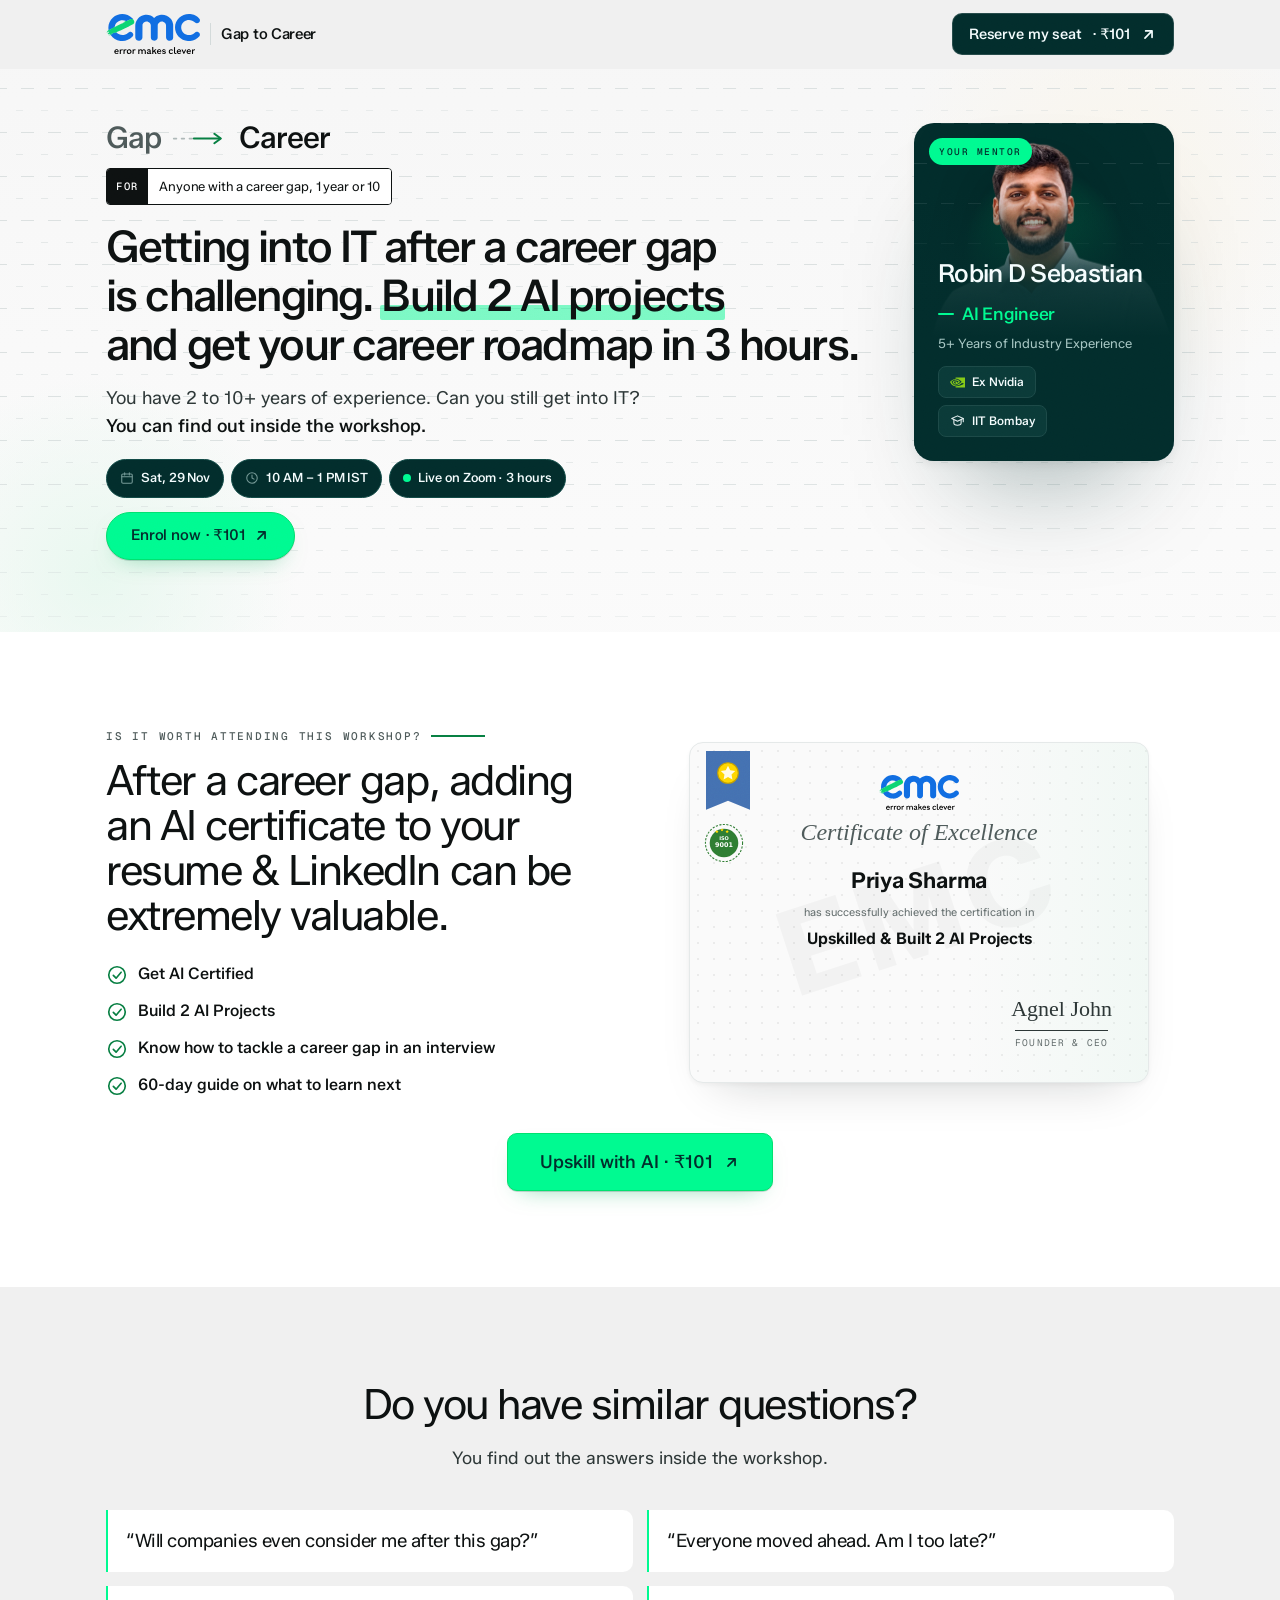
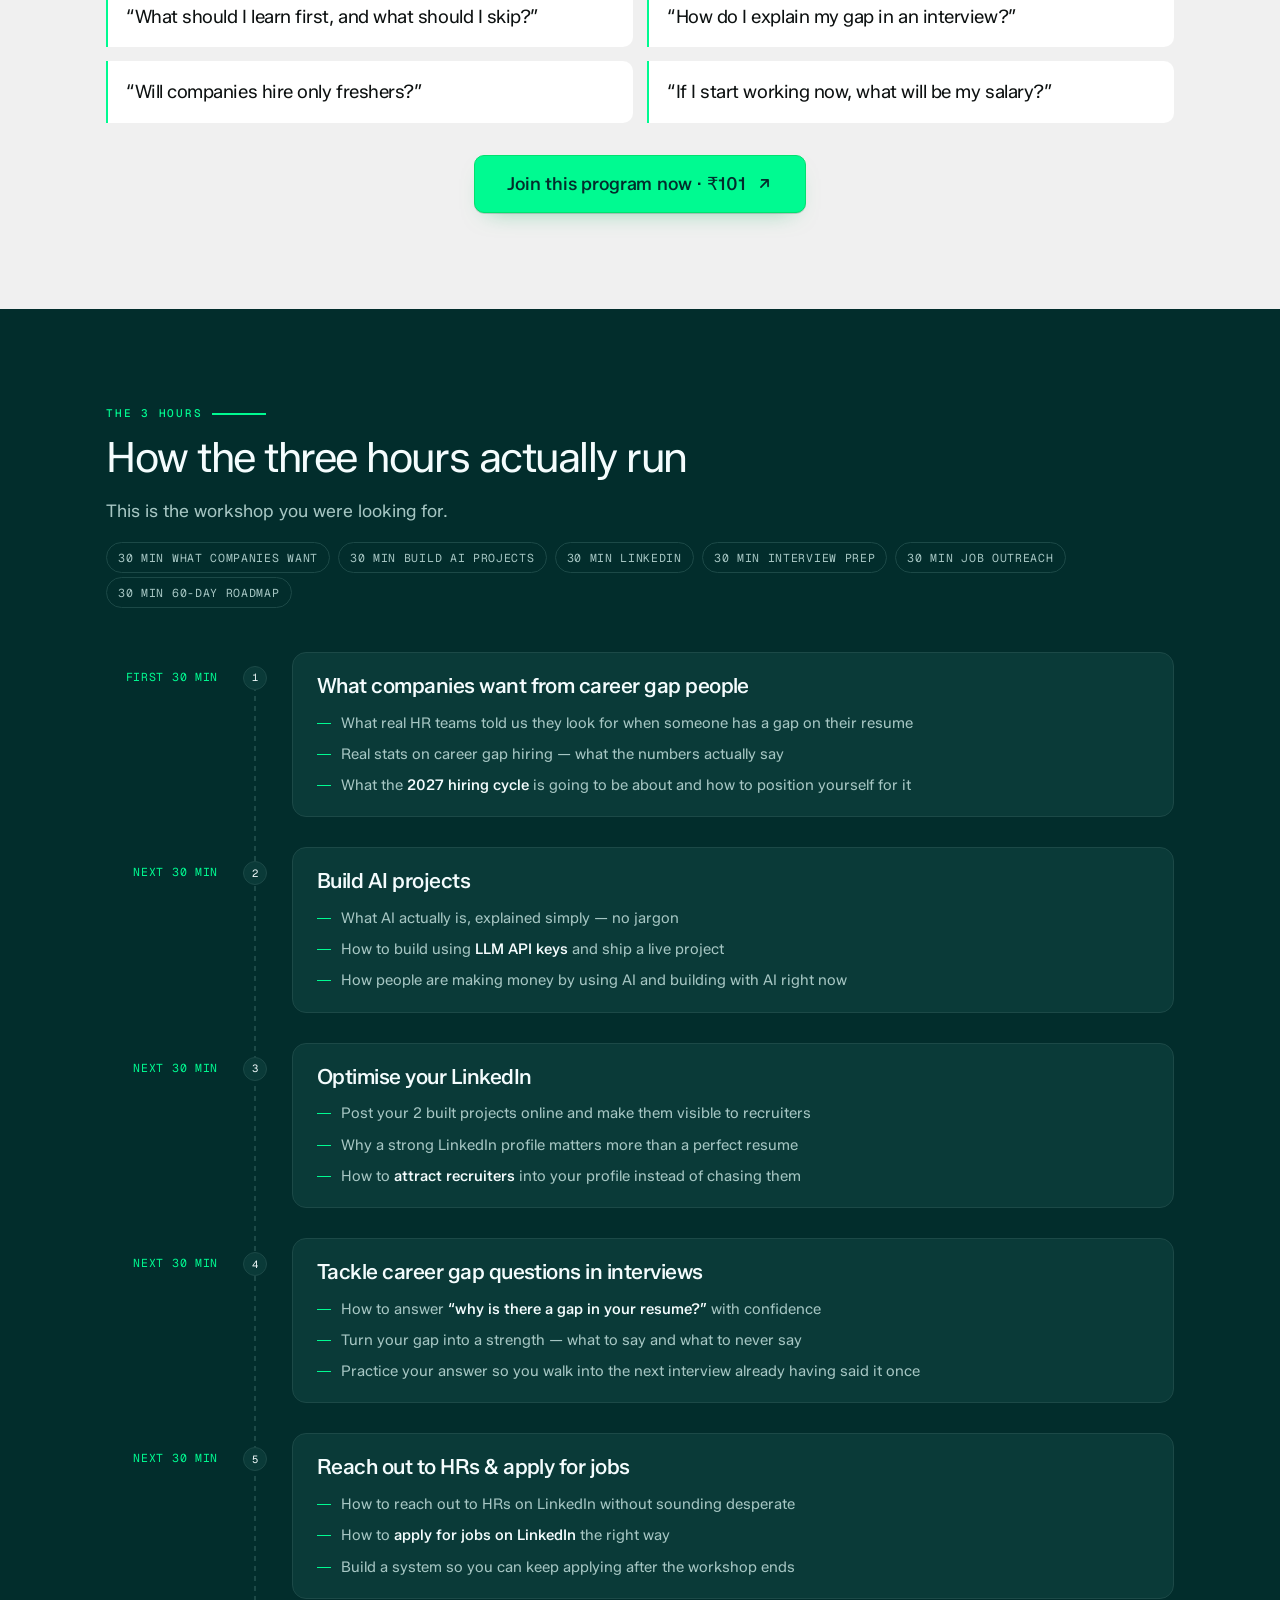
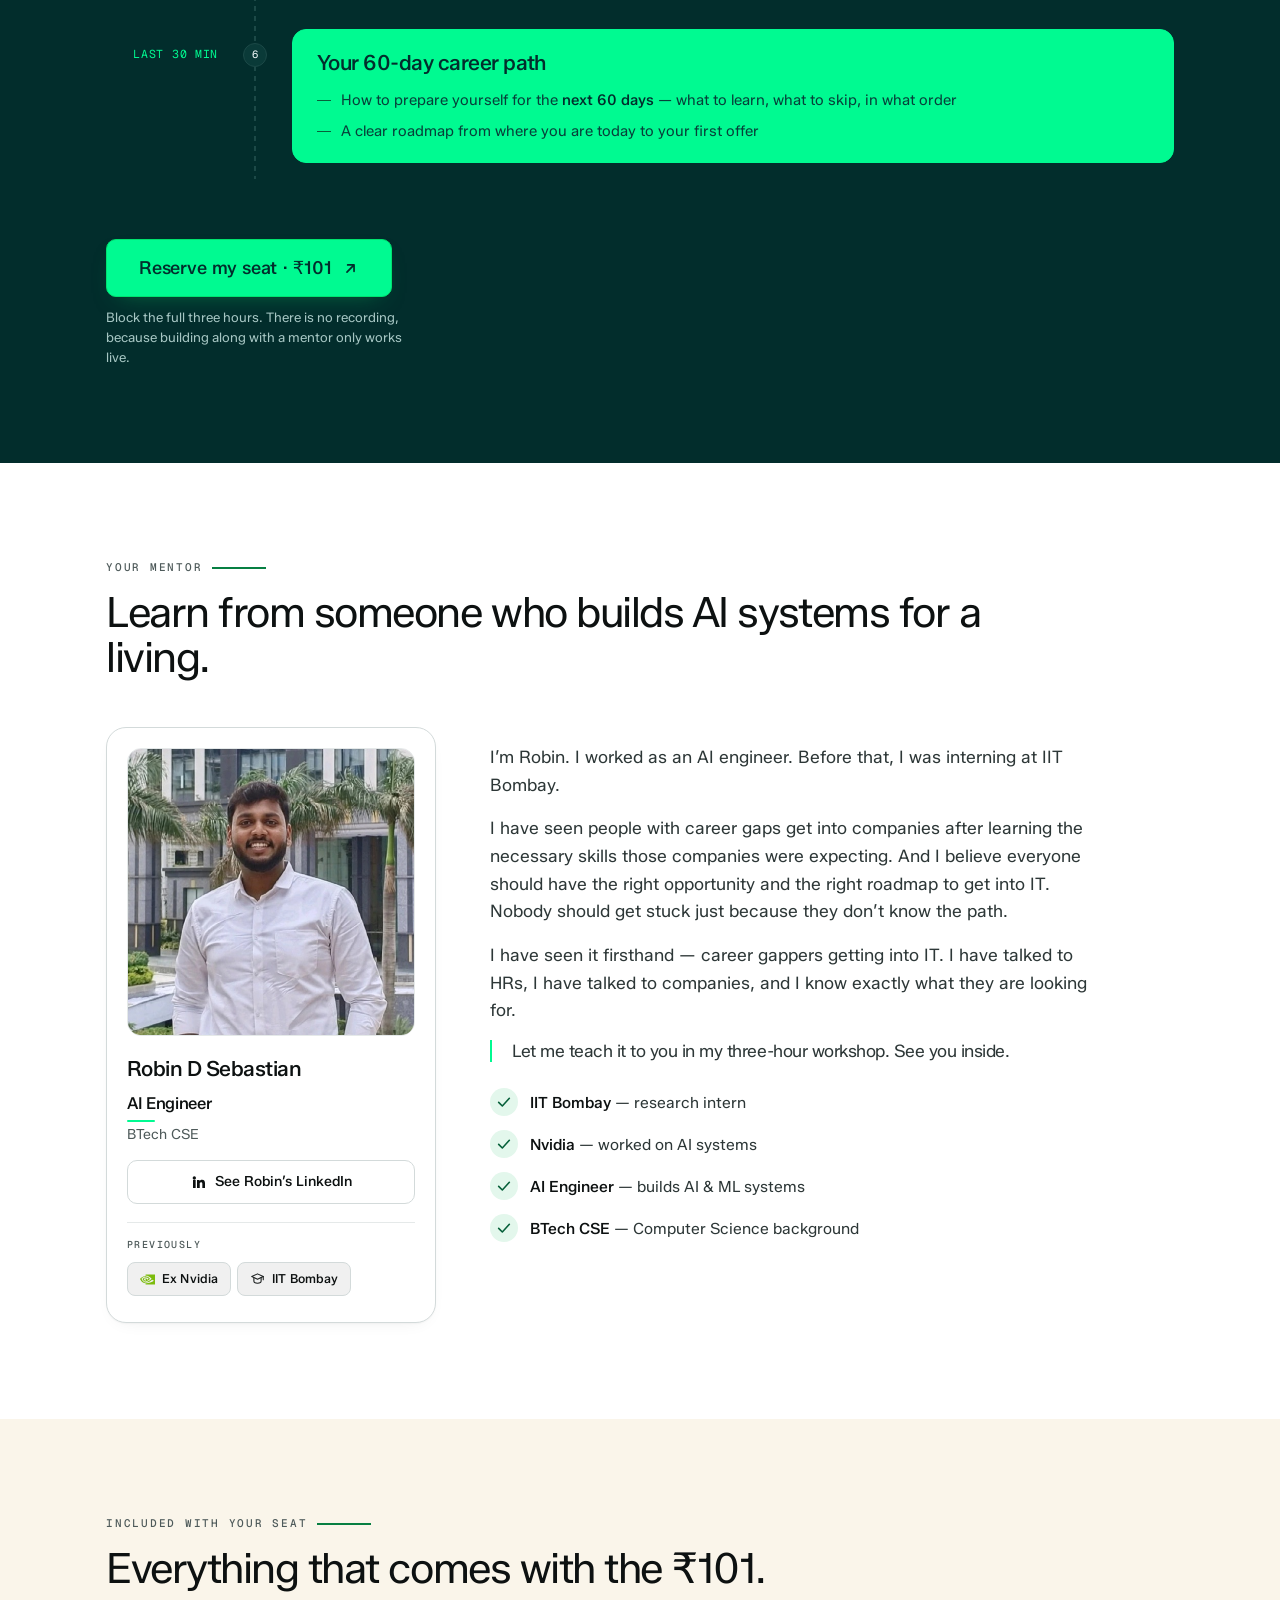
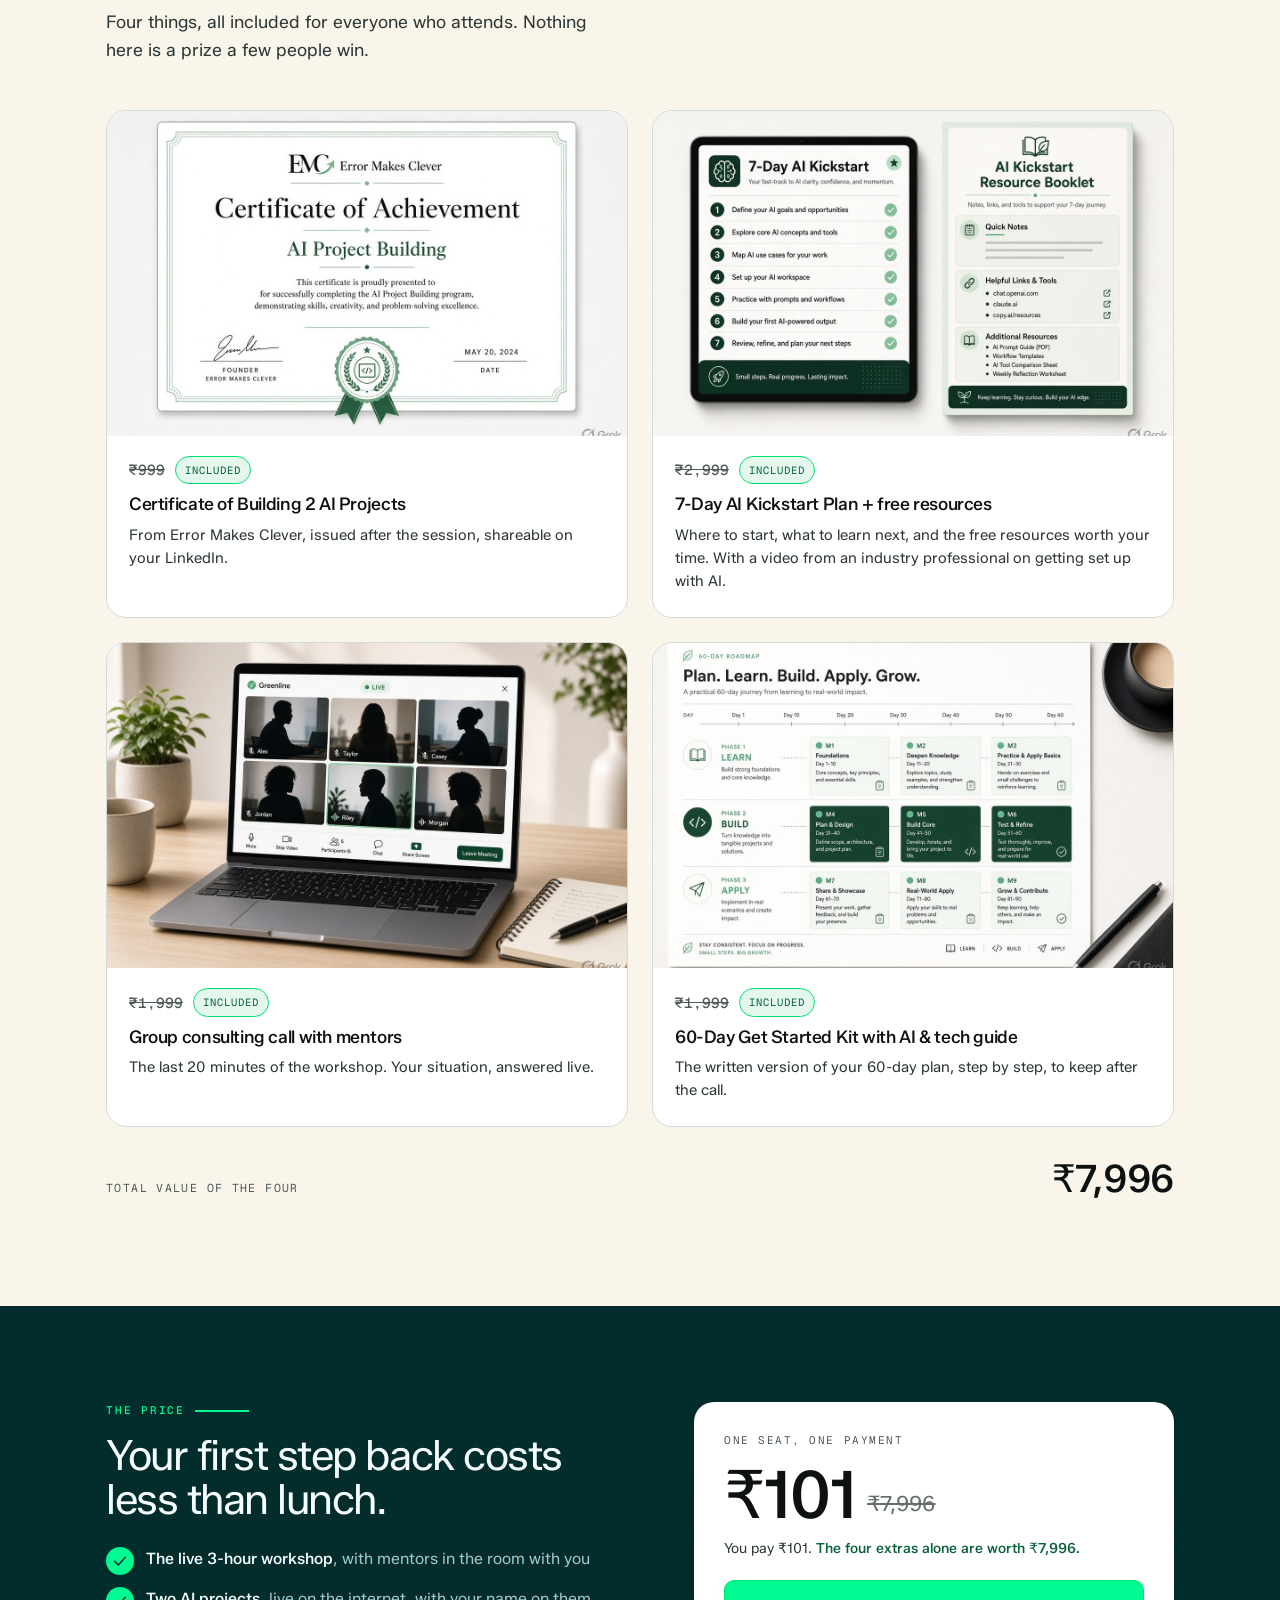
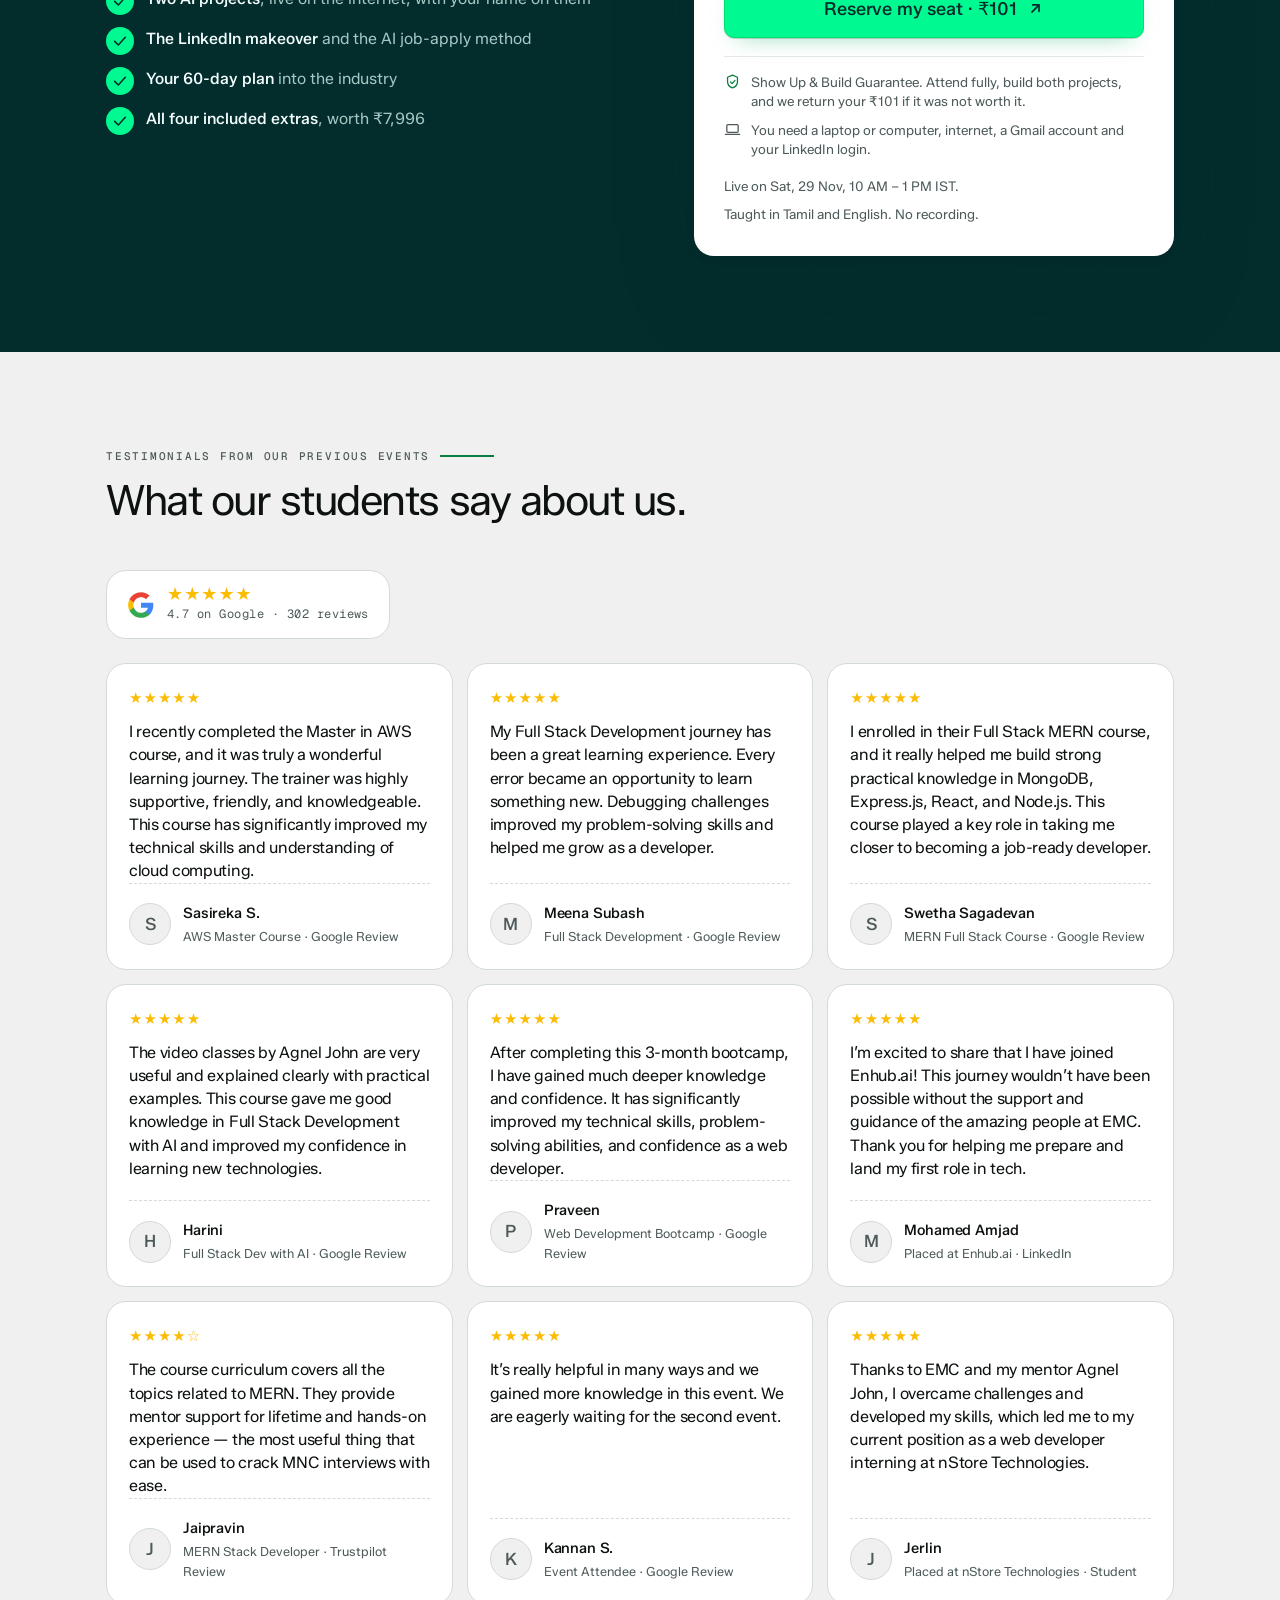
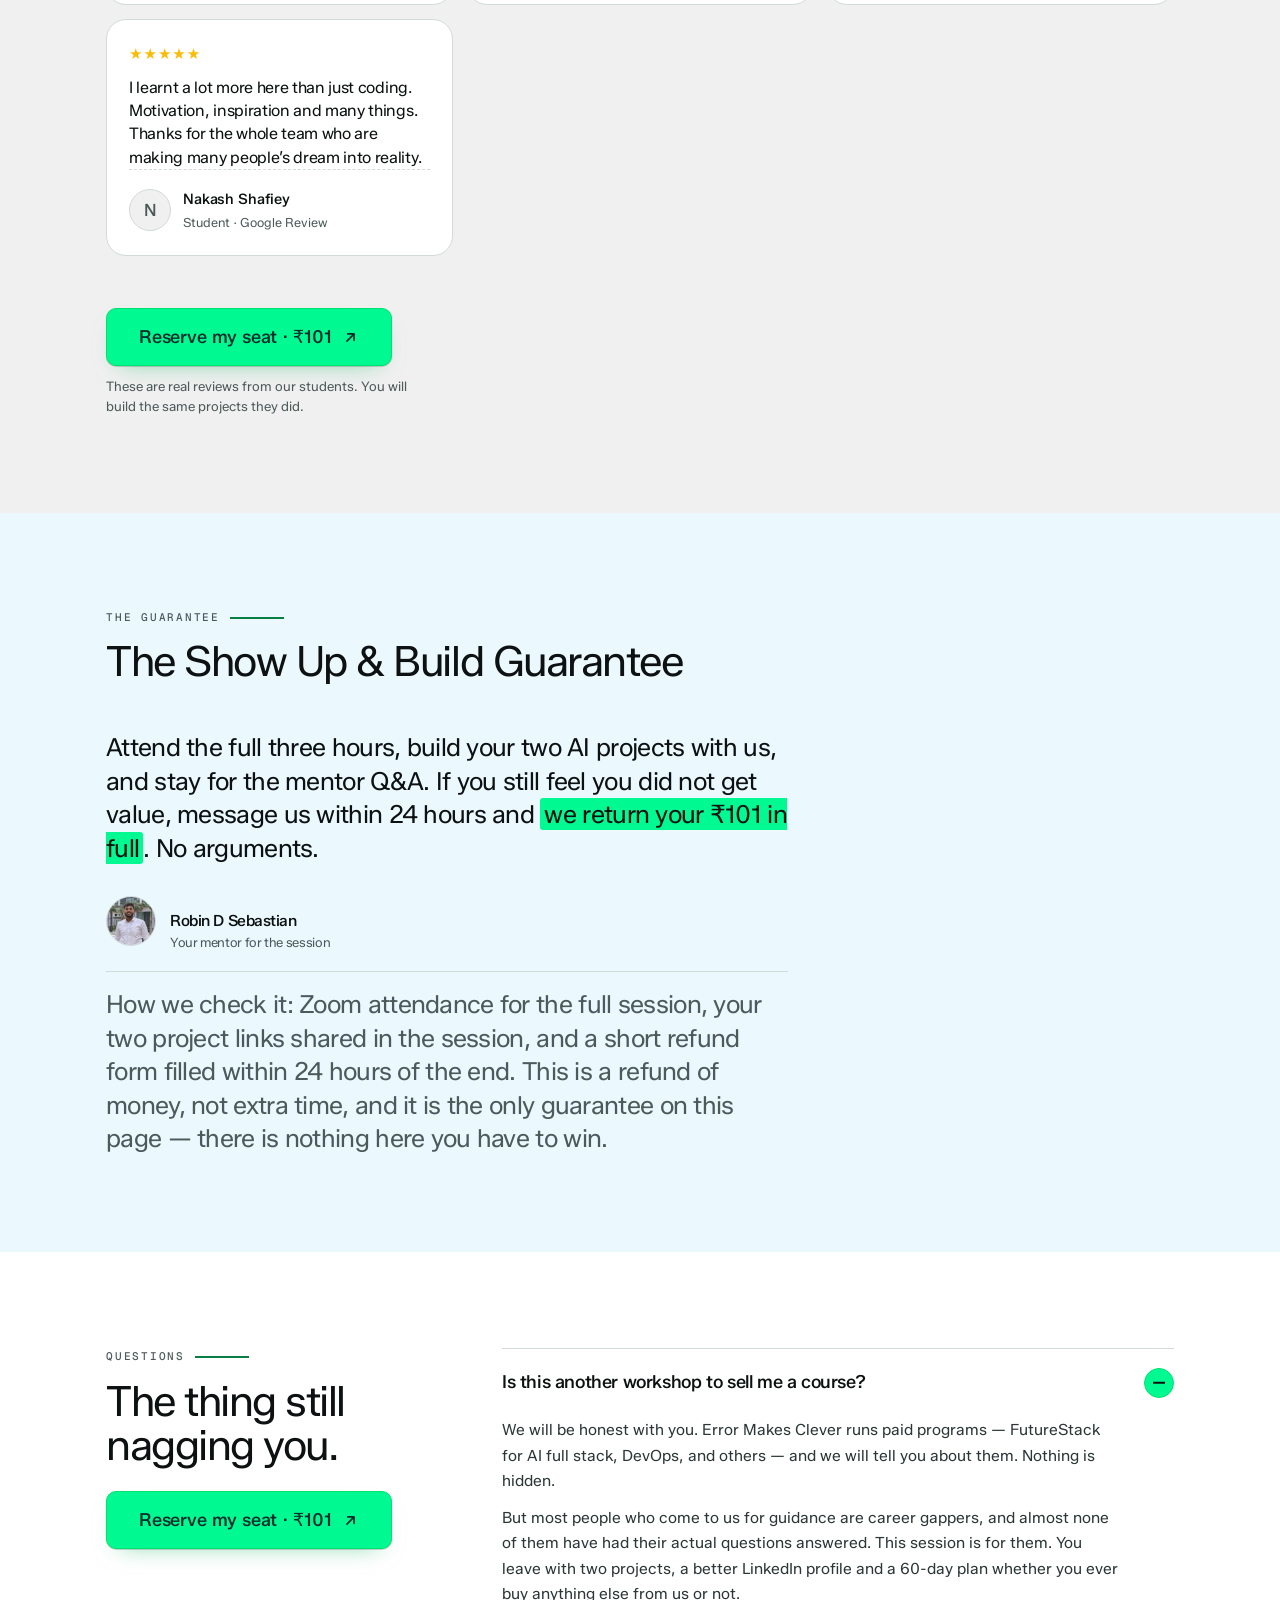
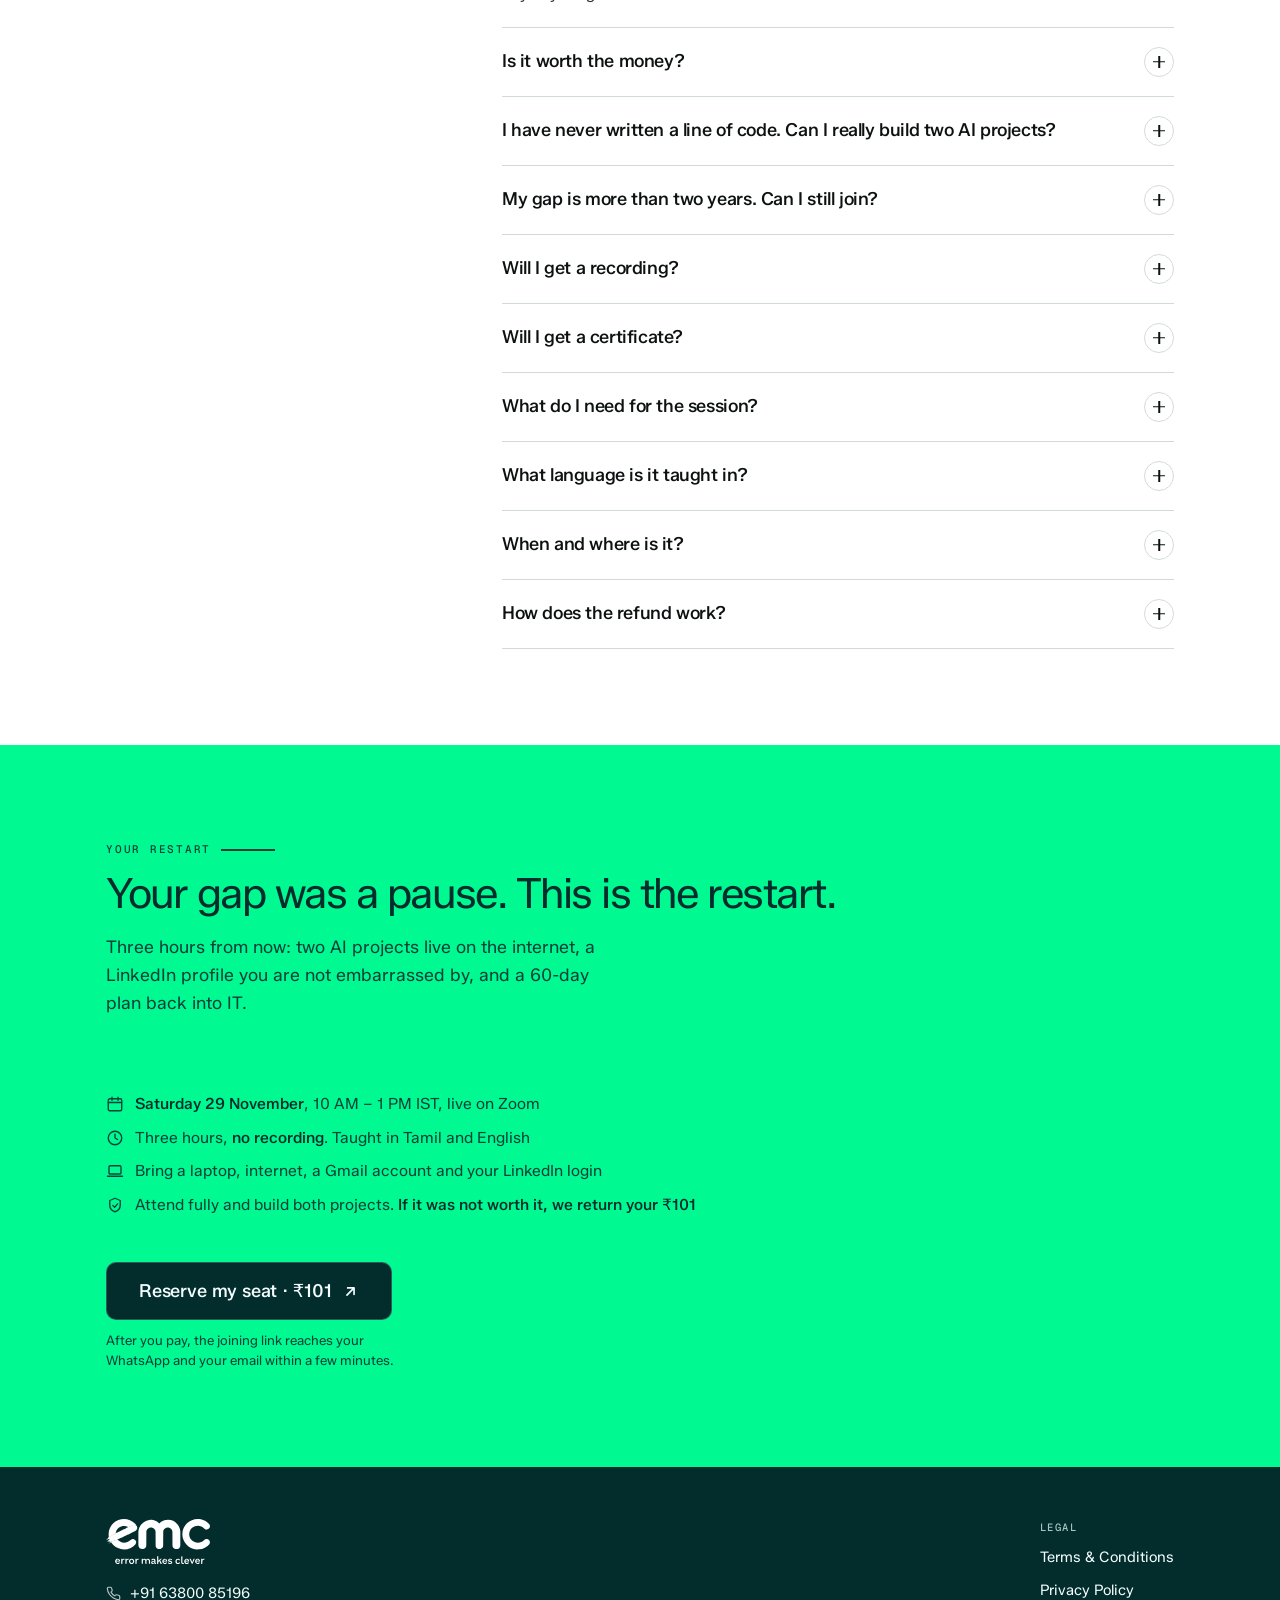
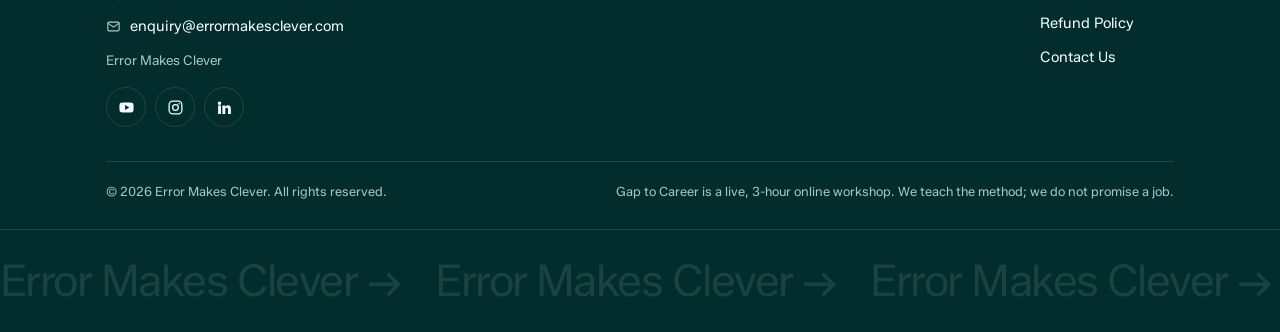
<file: index.html>
<!doctype html>
<html lang="en">
<head>
<meta charset="utf-8">
<meta name="viewport" content="width=device-width,initial-scale=1">
<title>Gap to Career — Restart Your IT Career in 3 Hours | Error Makes Clever</title>
<meta name="description" content="Got a career gap? In 3 hours, build 2 AI projects, rebuild your LinkedIn profile and leave with a 60-day plan back into IT. Live workshop by Error Makes Clever. ₹101.">
<link rel="canonical" href="https://gaptocareer.errormakesclever.com/">
<meta property="og:type" content="website">
<meta property="og:title" content="Gap to Career — Restart Your IT Career in 3 Hours">
<meta property="og:description" content="In 3 hours: 2 AI projects live on the internet, a LinkedIn profile recruiters notice, and a 60-day plan back into IT. Live workshop. ₹101.">
<meta property="og:url" content="https://gaptocareer.errormakesclever.com/">
<!-- MOCK: share image not supplied. 1200x630. Replace before any ad runs. -->
<meta property="og:image" content="assets/og.png">
<meta name="twitter:card" content="summary_large_image">
<link rel="icon" href="assets/emc-logo.svg" type="image/svg+xml">
<link rel="preconnect" href="https://fonts.googleapis.com">
<link rel="preconnect" href="https://fonts.gstatic.com" crossorigin>
<link href="https://fonts.googleapis.com/css2?family=Geist+Mono:wght@400;500&family=Zalando+Sans:wght@400;500;600;700&display=swap" rel="stylesheet">
<link rel="stylesheet" href="styles.css?v=3">
<script>document.documentElement.className+=" js"</script>  <!-- gates every hidden-until-revealed state: scripts off, page reads finished -->
</head>
<body>
<div class="grain" aria-hidden="true"></div>

<!-- icon sprite: line icons at one stroke weight. No emoji anywhere on this page. -->
<svg class="vh" aria-hidden="true"><defs>
  <symbol id="i-cal" viewBox="0 0 24 24" fill="none" stroke="currentColor" stroke-width="1.8" stroke-linecap="round" stroke-linejoin="round"><rect x="3" y="5" width="18" height="16" rx="2"/><path d="M3 10h18M8 3v4M16 3v4"/></symbol>
  <symbol id="i-clock" viewBox="0 0 24 24" fill="none" stroke="currentColor" stroke-width="1.8" stroke-linecap="round" stroke-linejoin="round"><circle cx="12" cy="12" r="9"/><path d="M12 7v5l3.5 2"/></symbol>
  <symbol id="i-check" viewBox="0 0 24 24" fill="none" stroke="currentColor" stroke-width="2.4" stroke-linecap="round" stroke-linejoin="round"><path d="M4 12.5 9.5 18 20 6.5"/></symbol>
  <symbol id="i-circle-check" viewBox="0 0 24 24" fill="none" stroke="currentColor" stroke-width="1.8" stroke-linecap="round" stroke-linejoin="round"><circle cx="12" cy="12" r="9"/><path d="M8 12.5 11 15.5 16.5 9"/></symbol>
  <symbol id="i-minus" viewBox="0 0 24 24" fill="none" stroke="currentColor" stroke-width="1.8" stroke-linecap="round" stroke-linejoin="round"><circle cx="12" cy="12" r="9"/><path d="M8.5 12h7"/></symbol>
  <symbol id="i-arr" viewBox="0 0 24 24" fill="none" stroke="currentColor" stroke-width="2.4" stroke-linecap="round" stroke-linejoin="round"><path d="M7 17 17 7M8 7h9v9"/></symbol>
  <symbol id="i-laptop" viewBox="0 0 24 24" fill="none" stroke="currentColor" stroke-width="1.8" stroke-linecap="round" stroke-linejoin="round"><rect x="4" y="5" width="16" height="11" rx="1.5"/><path d="M2 19h20"/></symbol>
  <symbol id="i-shield" viewBox="0 0 24 24" fill="none" stroke="currentColor" stroke-width="1.8" stroke-linecap="round" stroke-linejoin="round"><path d="M12 3l7 3v6c0 4.3-2.9 7.7-7 9-4.1-1.3-7-4.7-7-9V6l7-3z"/><path d="M9 12.5 11.5 15l4-4.5"/></symbol>
  <symbol id="i-phone" viewBox="0 0 24 24" fill="none" stroke="currentColor" stroke-width="1.8" stroke-linecap="round" stroke-linejoin="round"><path d="M22 16.9v3a2 2 0 0 1-2.2 2 19.8 19.8 0 0 1-8.6-3.1 19.5 19.5 0 0 1-6-6A19.8 19.8 0 0 1 2.1 4.2 2 2 0 0 1 4.1 2h3a2 2 0 0 1 2 1.7c.1.9.4 1.8.7 2.7a2 2 0 0 1-.5 2.1L8 9.8a16 16 0 0 0 6 6l1.3-1.3a2 2 0 0 1 2.1-.4c.9.3 1.8.6 2.7.7a2 2 0 0 1 1.7 2z"/></symbol>
  <symbol id="i-mail" viewBox="0 0 24 24" fill="none" stroke="currentColor" stroke-width="1.8" stroke-linecap="round" stroke-linejoin="round"><rect x="3" y="5" width="18" height="14" rx="2"/><path d="m3.5 7 8.5 6 8.5-6"/></symbol>
  <symbol id="i-li" viewBox="0 0 24 24" fill="currentColor"><path d="M4.98 3.5a2.5 2.5 0 1 1 0 5 2.5 2.5 0 0 1 0-5zM3 9h4v12H3zM9 9h3.8v1.7h.05c.53-1 1.82-2.05 3.75-2.05C20.1 8.65 21 10.9 21 14v7h-4v-6.2c0-1.5-.54-2.5-1.87-2.5-1.02 0-1.63.69-1.9 1.36-.1.24-.12.57-.12.9V21H9z"/></symbol>
  <symbol id="i-yt" viewBox="0 0 24 24" fill="currentColor"><path d="M21.6 7.2a2.5 2.5 0 0 0-1.76-1.77C18.25 5 12 5 12 5s-6.25 0-7.84.43A2.5 2.5 0 0 0 2.4 7.2C2 8.8 2 12 2 12s0 3.2.4 4.8a2.5 2.5 0 0 0 1.76 1.77C5.75 19 12 19 12 19s6.25 0 7.84-.43a2.5 2.5 0 0 0 1.76-1.77C22 15.2 22 12 22 12s0-3.2-.4-4.8zM10 15.5v-7l6 3.5-6 3.5z"/></symbol>
  <symbol id="i-nvidia" viewBox="0 0 24 24" fill="currentColor"><path d="M8.948 8.798v-1.43a6.7 6.7 0 0 1 .424-.018c3.922-.124 6.493 3.374 6.493 3.374s-2.774 3.851-5.75 3.851c-.398 0-.787-.062-1.158-.185v-4.346c1.528.185 1.837.857 2.747 2.385l2.04-1.714s-1.492-1.952-4-1.952a6.016 6.016 0 0 0-.796.035m0-4.735v2.138l.424-.027c5.45-.185 9.01 4.47 9.01 4.47s-4.08 4.964-8.33 4.964c-.37 0-.733-.035-1.095-.097v1.325c.3.035.61.062.91.062 3.957 0 6.82-2.023 9.593-4.408.459.371 2.34 1.263 2.73 1.652-2.633 2.208-8.772 3.984-12.253 3.984-.335 0-.653-.018-.971-.053v1.864H24V4.063zm0 10.326v1.131c-3.657-.654-4.673-4.46-4.673-4.46s1.758-1.944 4.673-2.262v1.237H8.94c-1.528-.186-2.73 1.245-2.73 1.245s.68 2.412 2.739 3.11M2.456 10.9s2.164-3.197 6.5-3.533V6.201C4.153 6.59 0 10.653 0 10.653s2.35 6.802 8.948 7.42v-1.237c-4.84-.6-6.492-5.936-6.492-5.936z"/></symbol>
  <symbol id="i-iit" viewBox="0 0 24 24" fill="none" stroke="currentColor" stroke-width="1.7" stroke-linecap="round" stroke-linejoin="round"><path d="M12 3 2.8 7.3 12 11.6l9.2-4.3L12 3Z"/><path d="M6.2 9.6v4.9c0 1.9 2.6 3.4 5.8 3.4s5.8-1.5 5.8-3.4V9.6"/><path d="M21.2 7.3v5"/></symbol>
  <symbol id="i-ig" viewBox="0 0 24 24" fill="none" stroke="currentColor" stroke-width="1.8" stroke-linecap="round"><rect x="3" y="3" width="18" height="18" rx="5"/><circle cx="12" cy="12" r="4"/><circle cx="17.2" cy="6.8" r="1.1" fill="currentColor" stroke="none"/></symbol>
</defs></svg>

<!-- ======================= 00 · sticky bar ============================== -->
<header class="top" id="top">
  <div class="container top-in">
    <a class="brand" href="#hero" aria-label="Error Makes Clever — Gap to Career">
      <img class="emc-logo" src="assets/emc-logo.svg" alt="Error Makes Clever" width="117" height="51">
      <span class="brand-div" aria-hidden="true"></span>
      <span class="brand-name">Gap to Career</span>
    </a>
    <a class="btn btn-dark btn-sm nav-cta" href="#reserve" data-checkout>
      <span class="full">Reserve my seat</span><span class="short">Reserve</span> · ₹101
      <span class="arr" aria-hidden="true"><svg><use href="#i-arr"/></svg></span>
    </a>
  </div>
</header>

<main>
<!-- ======================= 01 · hero =================================== -->
<section class="hero" id="hero">
  <video class="hero-bg" autoplay muted loop playsinline aria-hidden="true">
    <source src="assets/hero-bg.mp4" type="video/mp4">
  </video>
  <div class="hero-bg-ov" aria-hidden="true"></div>
  <div class="hf" aria-hidden="true">
    <i class="wash"></i><i class="wash2"></i>
    <i class="d1"></i><i class="d2"></i>
  </div>
  <div class="container hero-in">
    <div class="hero-grid">
      <div class="hero-copy">
        <!-- the workshop name, with the page's own idea inside it: the arrow
             starts as the dashed gap and finishes as the solid mint line. -->
        <div class="hero-top">
          <p class="g2c-row">
            <span class="from">Gap</span>
            <svg class="g2c-arr" viewBox="0 0 64 16" aria-hidden="true" focusable="false">
              <path class="d" d="M2 8h23"/>
              <path class="s" d="M25 8h30"/>
              <path class="s" d="M48.4 2.6 55.8 8l-7.4 5.4"/>
            </svg>
            <span class="to">Career</span>
          </p>
          <div class="splitlab"><b>FOR</b><span>Anyone with a career gap, 1 year or 10</span></div>
        </div>

        <!-- slot 2 · result headline: exactly three lines on desktop -->
        <h1>
          <span class="l">Getting into IT after a career gap</span>
          <span class="l">is challenging. <em>Build 2 AI projects</em></span>
          <span class="l">and get your career roadmap in 3 hours.</span>
        </h1>

        <!-- slot 3 · line 1 what happens, line 2 removes the real objection -->
        <p class="sub">
          <span class="sl">You have 2 to 10+ years of experience. Can you still get into IT?</span>
          <span class="sl"><b>You can find out inside the workshop.</b></span>
        </p>

        <!-- slot 4 · exactly three facts: day, time with timezone, format -->
        <ul class="chips">
          <!-- MOCK: date and start time not confirmed by the seller yet. -->
          <li class="chip"><span class="i"><svg><use href="#i-cal"/></svg></span>Sat, 29 Nov</li>
          <li class="chip"><span class="i"><svg><use href="#i-clock"/></svg></span>10 AM &ndash; 1 PM IST</li>
          <li class="chip"><span class="live-dot" aria-hidden="true"></span>Live on Zoom &middot; 3 hours</li>
        </ul>

      </div>

      <a class="btn btn-mint hero-enrol" href="#reserve" data-checkout>Enrol now · ₹101 <span class="arr" aria-hidden="true"><svg><use href="#i-arr"/></svg></span></a>

      <!-- slot 5 · one action. The form's button carries the price.
           On a phone this sits after the mentor card, so his face lands
           before the ask rather than a scroll below it. -->
      <!-- PARKED: hero form — user will reposition -->
      <div class="hero-act" style="display:none">
        <form class="reg" id="reserve" method="post" action="" novalidate data-checkout-form>
          <div class="reg-h">
            <strong>Reserve your seat</strong>
            <span>₹101</span>
          </div>
          <div class="field">
            <label for="f-name">Full name</label>
            <input id="f-name" name="name" type="text" autocomplete="name" placeholder="Your name" required>
            <span class="err">Please tell us your name.</span>
          </div>
          <div class="field">
            <label for="f-mail">Email</label>
            <input id="f-mail" name="email" type="email" autocomplete="email" placeholder="you@example.com" required>
            <span class="err">Please check your email address.</span>
          </div>
          <div class="field">
            <label for="f-wa">WhatsApp number (with country code)</label>
            <input id="f-wa" name="phone" type="tel" autocomplete="tel" inputmode="tel" placeholder="+91 98765 43210" required>
            <span class="err">Add your number with the country code, like +91.</span>
          </div>
          <button class="btn btn-mint btn-lg" type="submit">
            Reserve my seat · ₹101
            <span class="arr" aria-hidden="true"><svg><use href="#i-arr"/></svg></span>
          </button>
          <p class="reg-note">Secure payment. Joining link comes to your WhatsApp and email.</p>
        </form>
        <p class="note" style="margin-top:14px"><b>No coding experience needed</b> &mdash; a mentor is with you at every step. Live only, with no recording. Attend the full 3 hours, build both projects, and if it was not worth it we return your ₹101.</p>
      </div>

      <!-- the person, not a product shot. He is the reason to trust the page. -->
      <figure class="mcard">
        <span class="mc-k">Your mentor</span>
        <img class="mc-ph" src="assets/robin.png" alt="Robin D Sebastian" width="620" height="620" fetchpriority="high">
        <figcaption class="mc-body">
          <p class="mc-nm">Robin D Sebastian</p>
          <p class="mc-role">AI Engineer</p>
          <p class="mc-cr">5+ Years of Industry Experience</p>
          <p class="mc-marks">
            <span><svg class="mk mk-nv" aria-hidden="true"><use href="#i-nvidia"/></svg>Ex Nvidia</span>
            <!-- The IIT Bombay crest is intricate and illegible at 15px, so a
                 neutral academic mark sits beside the named institute. -->
            <span><svg class="mk" aria-hidden="true"><use href="#i-iit"/></svg>IIT Bombay</span>
          </p>
        </figcaption>
      </figure>

    </div>
  </div>
</section>

<!-- ======================= 02 · worth it ================================ -->
<section class="section s-white" id="worth">
  <div class="container">
    <div class="worth-grid">
      <div class="worth-copy rv">
        <p class="eyebrow"><span class="mob-hide">Is it worth attending this workshop?</span><span class="mob-show">Is it worth it?</span></p>
        <h2 class="h">After a career gap, adding an AI certificate to your resume&nbsp;&amp; LinkedIn can be extremely valuable.</h2>
        <ul class="worth-pts">
          <li><span class="wp-i"><svg><use href="#i-circle-check"/></svg></span>Get AI Certified</li>
          <li><span class="wp-i"><svg><use href="#i-circle-check"/></svg></span>Build 2 AI Projects</li>
          <li><span class="wp-i"><svg><use href="#i-circle-check"/></svg></span>Know how to tackle a career gap in an interview</li>
          <li><span class="wp-i"><svg><use href="#i-circle-check"/></svg></span>60-day guide on what to learn next</li>
        </ul>
      </div>
      <div class="cert-wrap rv d1">
        <div class="cert">
          <div class="cert-wm" aria-hidden="true">EMC</div>
          <div class="cert-dots" aria-hidden="true"></div>
          <!-- ribbon -->
          <div class="cert-ribbon" aria-hidden="true">
            <svg viewBox="0 0 60 100" fill="none"><path d="M0 0h60v80l-30-12L0 80z" fill="#2B5EA7"/><path d="M0 0h60v80l-30-12L0 80z" fill="url(#rb)" opacity=".3"/><circle cx="30" cy="30" r="14" fill="#FFD700" stroke="#C5A000" stroke-width="1.5"/><path d="m30 20 3 6.2 6.8 1-5 4.8 1.2 6.8L30 35.5l-6 3.3 1.2-6.8-5-4.8 6.8-1z" fill="#FFF" opacity=".9"/><defs><linearGradient id="rb" x1="0" y1="0" x2="60" y2="100"><stop stop-color="#fff" stop-opacity=".4"/><stop offset="1" stop-color="#000" stop-opacity=".2"/></linearGradient></defs></svg>
          </div>
          <!-- ISO badge -->
          <div class="cert-iso" aria-hidden="true">
            <svg viewBox="0 0 56 56" fill="none"><circle cx="28" cy="28" r="26" stroke="#2E7D32" stroke-width="1.5" stroke-dasharray="3 2"/><circle cx="28" cy="28" r="20" fill="#2E7D32"/><text x="28" y="24" text-anchor="middle" fill="#FFF" font-size="7" font-weight="700" font-family="system-ui">ISO</text><text x="28" y="33" text-anchor="middle" fill="#FFF" font-size="9" font-weight="700" font-family="system-ui">9001</text><g fill="#FFD700"><path d="m16 12 1.2 2.5 2.7.4-2 1.9.5 2.7L16 18.2l-2.4 1.3.5-2.7-2-1.9 2.7-.4z" transform="scale(.6) translate(14,4)"/><path d="m28 8 1.2 2.5 2.7.4-2 1.9.5 2.7L28 14.2l-2.4 1.3.5-2.7-2-1.9 2.7-.4z" transform="scale(.6) translate(14,4)"/><path d="m40 12 1.2 2.5 2.7.4-2 1.9.5 2.7L40 18.2l-2.4 1.3.5-2.7-2-1.9 2.7-.4z" transform="scale(.6) translate(14,4)"/></g></svg>
          </div>
          <!-- content -->
          <img class="cert-logo" src="assets/emc-logo.svg" alt="" width="80" height="35">
          <p class="cert-title">Certificate of Excellence</p>
          <!-- MOCK name -->
          <p class="cert-name">Priya Sharma</p>
          <p class="cert-line">has successfully achieved the certification in</p>
          <p class="cert-course">Upskilled &amp; Built 2 AI Projects</p>
          <div class="cert-sig">
            <p class="cert-sig-name">Agnel John</p>
            <p class="cert-sig-role">Founder &amp; CEO</p>
          </div>
          <div class="cert-fade" aria-hidden="true"></div>
        </div>
      </div>
    </div>
    <div style="text-align:center;margin-top:36px">
      <a class="btn btn-mint btn-lg" href="#reserve" data-checkout>Upskill with AI · ₹101 <span class="arr" aria-hidden="true"><svg><use href="#i-arr"/></svg></span></a>
    </div>
  </div>
</section>

<!-- ======================= 03 · is this you? ============================ -->
<section class="section s-paper" id="you">
  <div class="container">
    <h2 class="h" style="text-align:center;margin-bottom:8px;margin-inline:auto">Do you have similar questions?</h2>
    <p class="lede" style="text-align:center;margin-bottom:36px;margin-inline:auto">You find out the answers inside the workshop.</p>
    <ul class="wonder rv">
      <li>&ldquo;Will companies even consider me after this gap?&rdquo;</li>
      <li>&ldquo;Everyone moved ahead. Am I too late?&rdquo;</li>
      <li>&ldquo;What should I learn first, and what should I skip?&rdquo;</li>
      <li>&ldquo;How do I explain my gap in an interview?&rdquo;</li>
      <li>&ldquo;Will companies hire only freshers?&rdquo;</li>
      <li>&ldquo;If I start working now, what will be my salary?&rdquo;</li>
    </ul>
    <div style="text-align:center;margin-top:32px">
      <a class="btn btn-mint btn-lg" href="#reserve" data-checkout>Join this program now · ₹101 <span class="arr" aria-hidden="true"><svg><use href="#i-arr"/></svg></span></a>
    </div>
  </div>
</section>

<!-- ======================= 04 · the 3 hours (dark) ====================== -->
<section class="section s-dark" id="hours">
  <div class="container">
    <div class="s-head rv">
      <p class="eyebrow">The 3 hours</p>
      <h2 class="h">How the three hours actually run</h2>
      <p class="lede">This is the workshop you were looking for.</p>
      <ul class="sum">
        <li><span>30 min what companies want</span></li>
        <li><span>30 min build AI projects</span></li>
        <li><span>30 min LinkedIn</span></li>
        <li><span>30 min interview prep</span></li>
        <li><span>30 min job outreach</span></li>
        <li><span>30 min 60-day roadmap</span></li>
      </ul>
    </div>
    <div class="tl" id="tl">
      <span class="tl-track" aria-hidden="true"></span>
      <span class="tl-fill" aria-hidden="true"></span>
      <span class="tl-tip" aria-hidden="true"></span>
      <div class="tl-row">
        <span class="tl-time">First 30 min</span>
        <span class="tl-dot">1</span>
        <div class="tl-card">
          <h3>What companies want from career gap people</h3>
          <ul>
            <li>What real HR teams told us they look for when someone has a gap on their resume</li>
            <li>Real stats on career gap hiring &mdash; what the numbers actually say</li>
            <li>What the <b>2027 hiring cycle</b> is going to be about and how to position yourself for it</li>
          </ul>
        </div>
      </div>
      <div class="tl-row">
        <span class="tl-time">Next 30 min</span>
        <span class="tl-dot">2</span>
        <div class="tl-card">
          <h3>Build AI projects</h3>
          <ul>
            <li>What AI actually is, explained simply &mdash; no jargon</li>
            <li>How to build using <b>LLM API keys</b> and ship a live project</li>
            <li>How people are making money by using AI and building with AI right now</li>
          </ul>
        </div>
      </div>
      <div class="tl-row">
        <span class="tl-time">Next 30 min</span>
        <span class="tl-dot">3</span>
        <div class="tl-card">
          <h3>Optimise your LinkedIn</h3>
          <ul>
            <li>Post your 2 built projects online and make them visible to recruiters</li>
            <li>Why a strong LinkedIn profile matters more than a perfect resume</li>
            <li>How to <b>attract recruiters</b> into your profile instead of chasing them</li>
          </ul>
        </div>
      </div>
      <div class="tl-row">
        <span class="tl-time">Next 30 min</span>
        <span class="tl-dot">4</span>
        <div class="tl-card">
          <h3>Tackle career gap questions in interviews</h3>
          <ul>
            <li>How to answer <b>&ldquo;why is there a gap in your resume?&rdquo;</b> with confidence</li>
            <li>Turn your gap into a strength &mdash; what to say and what to never say</li>
            <li>Practice your answer so you walk into the next interview already having said it once</li>
          </ul>
        </div>
      </div>
      <div class="tl-row">
        <span class="tl-time">Next 30 min</span>
        <span class="tl-dot">5</span>
        <div class="tl-card">
          <h3>Reach out to HRs &amp; apply for jobs</h3>
          <ul>
            <li>How to reach out to HRs on LinkedIn without sounding desperate</li>
            <li>How to <b>apply for jobs on LinkedIn</b> the right way</li>
            <li>Build a system so you can keep applying after the workshop ends</li>
          </ul>
        </div>
      </div>
      <div class="tl-row last">
        <span class="tl-time">Last 30 min</span>
        <span class="tl-dot">6</span>
        <div class="tl-card">
          <h3>Your 60-day career path</h3>
          <ul>
            <li>How to prepare yourself for the <b>next 60 days</b> &mdash; what to learn, what to skip, in what order</li>
            <li>A clear roadmap from where you are today to your first offer</li>
          </ul>
        </div>
      </div>
    </div>
    <div class="s-cta rv">
      <a class="btn btn-mint btn-lg" href="#reserve" data-checkout>Reserve my seat · ₹101 <span class="arr" aria-hidden="true"><svg><use href="#i-arr"/></svg></span></a>
      <p class="note">Block the full three hours. There is no recording, because building along with a mentor only works live.</p>
    </div>
  </div>
</section>

<!-- ======================= 05 · mentor ================================== -->
<section class="section s-white" id="mentor">
  <div class="container">
    <div class="s-head rv">
      <p class="eyebrow">Your mentor</p>
      <h2 class="h">Learn from someone who builds AI systems for a living.</h2>
    </div>
    <div class="mt">
      <aside class="mt-rail rv">
        <div class="mt-ph"><img src="assets/robin-photo.jpg" alt="Robin D Sebastian" width="560" height="560" loading="lazy"></div>
        <p class="mt-nm">Robin D Sebastian</p>
        <p class="mt-rl"><b class="mt-role">AI Engineer</b>BTech CSE</p>
        <a class="mt-li" href="https://www.linkedin.com/in/robin-d-sebastian/" target="_blank" rel="noopener"><svg><use href="#i-li"/></svg> See Robin&rsquo;s LinkedIn</a>
        <div class="prev">
          <b>Previously</b>
          <span><svg class="mk mk-nv" aria-hidden="true"><use href="#i-nvidia"/></svg>Ex Nvidia</span><span><svg class="mk" aria-hidden="true"><use href="#i-iit"/></svg>IIT Bombay</span>
        </div>
      </aside>
      <div class="story rv d1">
        <p>I&rsquo;m Robin. I worked as an AI engineer. Before that, I was interning at IIT Bombay.</p>
        <p>I have seen people with career gaps get into companies after learning the necessary skills those companies were expecting. And I believe everyone should have the right opportunity and the right roadmap to get into IT. Nobody should get stuck just because they don&rsquo;t know the path.</p>
        <p>I have seen it firsthand &mdash; career gappers getting into IT. I have talked to HRs, I have talked to companies, and I know exactly what they are looking for.</p>
        <p class="pull">Let me teach it to you in my three-hour workshop. See you inside.</p>
        <ul class="mt-done">
          <li><span class="tick" style="background:var(--mint-light);color:#07603A"><svg><use href="#i-check"/></svg></span><span><b>IIT Bombay</b> &mdash; research intern</span></li>
          <li><span class="tick" style="background:var(--mint-light);color:#07603A"><svg><use href="#i-check"/></svg></span><span><b>Nvidia</b> &mdash; worked on AI systems</span></li>
          <li><span class="tick" style="background:var(--mint-light);color:#07603A"><svg><use href="#i-check"/></svg></span><span><b>AI Engineer</b> &mdash; builds AI &amp; ML systems</span></li>
          <li><span class="tick" style="background:var(--mint-light);color:#07603A"><svg><use href="#i-check"/></svg></span><span><b>BTech CSE</b> &mdash; Computer Science background</span></li>
        </ul>
      </div>
  </div>
</section>

<!-- ======================= 06 · bonuses ================================= -->
<section class="section s-cream" id="bonuses">
  <div class="container">
    <div class="s-head rv">
      <p class="eyebrow">Included with your seat</p>
      <h2 class="h">Everything that comes with the ₹101.</h2>
      <p class="lede">Four things, all included for everyone who attends. Nothing here is a prize a few people win.</p>
    </div>
    <div class="bn-grid rv">
      <div class="bn-card">
        <div class="bn-img" ><img src="img/bonus-certificate.jpg" alt="AI Projects Certificate from Error Makes Clever" loading="lazy"></div>
        <div class="bn-body">
          <div class="bn-tags"><span class="val">₹999</span><span class="st st-get">Included</span></div>
          <h3>Certificate of Building 2 AI Projects</h3>
          <p>From Error Makes Clever, issued after the session, shareable on your LinkedIn.</p>
        </div>
      </div>
      <div class="bn-card">
        <div class="bn-img" ><img src="img/bonus-kickstart.jpg" alt="7-Day AI Kickstart Plan document" loading="lazy"></div>
        <div class="bn-body">
          <div class="bn-tags"><span class="val">₹2,999</span><span class="st st-get">Included</span></div>
          <h3>7-Day AI Kickstart Plan + free resources</h3>
          <p>Where to start, what to learn next, and the free resources worth your time. With a video from an industry professional on getting set up with AI.</p>
        </div>
      </div>
      <div class="bn-card">
        <div class="bn-img" ><img src="img/bonus-consulting.jpg" alt="Group consulting call with mentors" loading="lazy"></div>
        <div class="bn-body">
          <div class="bn-tags"><span class="val">₹1,999</span><span class="st st-get">Included</span></div>
          <h3>Group consulting call with mentors</h3>
          <p>The last 20 minutes of the workshop. Your situation, answered live.</p>
        </div>
      </div>
      <div class="bn-card">
        <div class="bn-img" ><img src="img/bonus-60day.jpg" alt="60-Day Get Started Kit guide" loading="lazy"></div>
        <div class="bn-body">
          <div class="bn-tags"><span class="val">₹1,999</span><span class="st st-get">Included</span></div>
          <h3>60-Day Get Started Kit with AI &amp; tech guide</h3>
          <p>The written version of your 60-day plan, step by step, to keep after the call.</p>
        </div>
      </div>
    </div>
    <div class="bn-tot rv d1">
      <span>Total value of the four</span>
      <b>₹7,996</b>
    </div>
  </div>
</section>

<!-- ======================= 07 · price (dark) ============================ -->
<section class="section s-dark" id="price">
  <div class="container">
    <div class="pr">
      <div class="pr-copy rv">
        <p class="eyebrow">The price</p>
        <h2 class="h">Your first step back costs less than lunch.</h2>
        <ul>
          <li><span class="tick" style="background:var(--mint);color:var(--cta-ink)"><svg><use href="#i-check"/></svg></span><span><b>The live 3-hour workshop</b>, with mentors in the room with you</span></li>
          <li><span class="tick" style="background:var(--mint);color:var(--cta-ink)"><svg><use href="#i-check"/></svg></span><span><b>Two AI projects</b>, live on the internet, with your name on them</span></li>
          <li><span class="tick" style="background:var(--mint);color:var(--cta-ink)"><svg><use href="#i-check"/></svg></span><span><b>The LinkedIn makeover</b> and the AI job-apply method</span></li>
          <li><span class="tick" style="background:var(--mint);color:var(--cta-ink)"><svg><use href="#i-check"/></svg></span><span><b>Your 60-day plan</b> into the industry</span></li>
          <li><span class="tick" style="background:var(--mint);color:var(--cta-ink)"><svg><use href="#i-check"/></svg></span><span><b>All four included extras</b>, worth ₹7,996</span></li>
        </ul>
      </div>
      <div class="pr-card rv d1">
        <p class="pr-k">One seat, one payment</p>
        <div class="pr-amt">
          <span class="pr-big" data-count-to="101" data-count-from="7996">₹101</span>
          <span class="pr-was">₹7,996</span>
        </div>
        <p class="pr-save">You pay ₹101. <b>The four extras alone are worth ₹7,996.</b></p>
        <a class="btn btn-mint btn-lg" href="#reserve" data-checkout>Reserve my seat · ₹101 <span class="arr" aria-hidden="true"><svg><use href="#i-arr"/></svg></span></a>
        <ul class="pr-trust">
          <li><span class="i" style="width:17px;height:17px;color:var(--mint-deep)"><svg><use href="#i-shield"/></svg></span>Show Up &amp; Build Guarantee. Attend fully, build both projects, and we return your ₹101 if it was not worth it.</li>
          <li><span class="i" style="width:17px;height:17px;color:var(--ink-3)"><svg><use href="#i-laptop"/></svg></span>You need a laptop or computer, internet, a Gmail account and your LinkedIn login.</li>
        </ul>
        <!-- MOCK: date, time and teaching language all unconfirmed. -->
        <div class="pr-facts">
          <p>Live on Sat, 29 Nov, 10 AM &ndash; 1 PM IST.</p>
          <p>Taught in Tamil and English. No recording.</p>
        </div>
      </div>
    </div>
  </div>
</section>

<!-- ======================= 08 · testimonials ============================= -->
<section class="section s-paper" id="stories">
  <div class="container">
    <div class="s-head rv">
      <p class="eyebrow">Testimonials from our previous events</p>
      <h2 class="h">What our students say about us.</h2>
    </div>
    <div class="g-badge rv">
      <svg class="g-logo" viewBox="0 0 24 24" width="28" height="28" aria-hidden="true"><path d="M22.56 12.25c0-.78-.07-1.53-.2-2.25H12v4.26h5.92a5.06 5.06 0 01-2.2 3.32v2.77h3.57c2.08-1.92 3.28-4.74 3.28-8.1z" fill="#4285F4"/><path d="M12 23c2.97 0 5.46-.98 7.28-2.66l-3.57-2.77c-.98.66-2.23 1.06-3.71 1.06-2.86 0-5.29-1.93-6.16-4.53H2.18v2.84C3.99 20.53 7.7 23 12 23z" fill="#34A853"/><path d="M5.84 14.09a6.97 6.97 0 010-4.17V7.07H2.18a11.01 11.01 0 000 9.86l3.66-2.84z" fill="#FBBC05"/><path d="M12 5.38c1.62 0 3.06.56 4.21 1.64l3.15-3.15C17.45 2.09 14.97 1 12 1 7.7 1 3.99 3.47 2.18 7.07l3.66 2.84c.87-2.6 3.3-4.53 6.16-4.53z" fill="#EA4335"/></svg>
      <div class="g-info">
        <span class="g-stars" aria-label="4.7 out of 5 stars">&#9733;&#9733;&#9733;&#9733;&#9733;</span>
        <span class="g-rating">4.7 on Google &middot; 302 reviews</span>
      </div>
    </div>
    <div class="said rv">
      <article class="sd">
        <span class="sd-stars" aria-label="5 stars">&#9733;&#9733;&#9733;&#9733;&#9733;</span>
        <q>I recently completed the Master in AWS course, and it was truly a wonderful learning journey. The trainer was highly supportive, friendly, and knowledgeable. This course has significantly improved my technical skills and understanding of cloud computing.</q>
        <div class="who"><span class="av">S</span><div><p class="nm">Sasireka S.</p><p class="rl">AWS Master Course &middot; Google Review</p></div></div>
      </article>
      <article class="sd">
        <span class="sd-stars" aria-label="5 stars">&#9733;&#9733;&#9733;&#9733;&#9733;</span>
        <q>My Full Stack Development journey has been a great learning experience. Every error became an opportunity to learn something new. Debugging challenges improved my problem-solving skills and helped me grow as a developer.</q>
        <div class="who"><span class="av">M</span><div><p class="nm">Meena Subash</p><p class="rl">Full Stack Development &middot; Google Review</p></div></div>
      </article>
      <article class="sd">
        <span class="sd-stars" aria-label="5 stars">&#9733;&#9733;&#9733;&#9733;&#9733;</span>
        <q>I enrolled in their Full Stack MERN course, and it really helped me build strong practical knowledge in MongoDB, Express.js, React, and Node.js. This course played a key role in taking me closer to becoming a job-ready developer.</q>
        <div class="who"><span class="av">S</span><div><p class="nm">Swetha Sagadevan</p><p class="rl">MERN Full Stack Course &middot; Google Review</p></div></div>
      </article>
      <article class="sd">
        <span class="sd-stars" aria-label="5 stars">&#9733;&#9733;&#9733;&#9733;&#9733;</span>
        <q>The video classes by Agnel John are very useful and explained clearly with practical examples. This course gave me good knowledge in Full Stack Development with AI and improved my confidence in learning new technologies.</q>
        <div class="who"><span class="av">H</span><div><p class="nm">Harini</p><p class="rl">Full Stack Dev with AI &middot; Google Review</p></div></div>
      </article>
      <article class="sd">
        <span class="sd-stars" aria-label="5 stars">&#9733;&#9733;&#9733;&#9733;&#9733;</span>
        <q>After completing this 3-month bootcamp, I have gained much deeper knowledge and confidence. It has significantly improved my technical skills, problem-solving abilities, and confidence as a web developer.</q>
        <div class="who"><span class="av">P</span><div><p class="nm">Praveen</p><p class="rl">Web Development Bootcamp &middot; Google Review</p></div></div>
      </article>
      <article class="sd">
        <span class="sd-stars" aria-label="5 stars">&#9733;&#9733;&#9733;&#9733;&#9733;</span>
        <q>I&rsquo;m excited to share that I have joined Enhub.ai! This journey wouldn&rsquo;t have been possible without the support and guidance of the amazing people at EMC. Thank you for helping me prepare and land my first role in tech.</q>
        <div class="who"><span class="av">M</span><div><p class="nm">Mohamed Amjad</p><p class="rl">Placed at Enhub.ai &middot; LinkedIn</p></div></div>
      </article>
      <article class="sd">
        <span class="sd-stars" aria-label="4 stars">&#9733;&#9733;&#9733;&#9733;&#9734;</span>
        <q>The course curriculum covers all the topics related to MERN. They provide mentor support for lifetime and hands-on experience &mdash; the most useful thing that can be used to crack MNC interviews with ease.</q>
        <div class="who"><span class="av">J</span><div><p class="nm">Jaipravin</p><p class="rl">MERN Stack Developer &middot; Trustpilot Review</p></div></div>
      </article>
      <article class="sd">
        <span class="sd-stars" aria-label="5 stars">&#9733;&#9733;&#9733;&#9733;&#9733;</span>
        <q>It&rsquo;s really helpful in many ways and we gained more knowledge in this event. We are eagerly waiting for the second event.</q>
        <div class="who"><span class="av">K</span><div><p class="nm">Kannan S.</p><p class="rl">Event Attendee &middot; Google Review</p></div></div>
      </article>
      <article class="sd">
        <span class="sd-stars" aria-label="5 stars">&#9733;&#9733;&#9733;&#9733;&#9733;</span>
        <q>Thanks to EMC and my mentor Agnel John, I overcame challenges and developed my skills, which led me to my current position as a web developer interning at nStore Technologies.</q>
        <div class="who"><span class="av">J</span><div><p class="nm">Jerlin</p><p class="rl">Placed at nStore Technologies &middot; Student</p></div></div>
      </article>
      <article class="sd">
        <span class="sd-stars" aria-label="5 stars">&#9733;&#9733;&#9733;&#9733;&#9733;</span>
        <q>I learnt a lot more here than just coding. Motivation, inspiration and many things. Thanks for the whole team who are making many people&rsquo;s dream into reality.</q>
        <div class="who"><span class="av">N</span><div><p class="nm">Nakash Shafiey</p><p class="rl">Student &middot; Google Review</p></div></div>
      </article>
    </div>
    <p class="swipe-hint">Swipe for more</p>
    <div class="s-cta rv d1">
      <a class="btn btn-mint btn-lg" href="#reserve" data-checkout>Reserve my seat &middot; &#8377;101 <span class="arr" aria-hidden="true"><svg><use href="#i-arr"/></svg></span></a>
      <p class="note">These are real reviews from our students. You will build the same projects they did.</p>
    </div>
  </div>
</section>

<!-- ======================= 10 · guarantee =============================== -->
<section class="section s-ice" id="promise">
  <div class="container">
    <div class="s-head rv">
      <p class="eyebrow">The guarantee</p>
      <h2 class="h">The Show Up &amp; Build Guarantee</h2>
    </div>
    <div class="vow rv">
      <p>Attend the full three hours, build your two AI projects with us, and stay for the mentor Q&amp;A. If you still feel you did not get value, message us within 24 hours and <span class="hl">we return your ₹101 in full</span>. No arguments.</p>
      <div class="sig">
        <span class="av"><img src="assets/robin-photo.jpg" alt="" loading="lazy"></span>
        <div><p class="nm">Robin D Sebastian</p><p class="rl">Your mentor for the session</p></div>
      </div>
      <p class="fine">How we check it: Zoom attendance for the full session, your two project links shared in the session, and a short refund form filled within 24 hours of the end. This is a refund of money, not extra time, and it is the only guarantee on this page &mdash; there is nothing here you have to win.</p>
    </div>
  </div>
</section>

<!-- ======================= 11 · faq ===================================== -->
<section class="section s-white" id="faq">
  <div class="container">
    <div class="fq">
      <div class="fq-side rv">
        <p class="eyebrow">Questions</p>
        <h2 class="h">The thing still nagging you.</h2>
        <a class="btn btn-mint btn-lg" href="#reserve" data-checkout>Reserve my seat · ₹101 <span class="arr" aria-hidden="true"><svg><use href="#i-arr"/></svg></span></a>
      </div>
      <div class="fq-list" id="fqlist">
        <div class="fq-item">
          <h3><button class="fq-btn" type="button" aria-expanded="false">Is this another workshop to sell me a course?<span class="fq-ic" aria-hidden="true"></span></button></h3>
          <div class="fq-a" role="region"><div class="fq-a-in">
            <p>We will be honest with you. Error Makes Clever runs paid programs &mdash; FutureStack for AI full stack, DevOps, and others &mdash; and we will tell you about them. Nothing is hidden.</p>
            <p>But most people who come to us for guidance are career gappers, and almost none of them have had their actual questions answered. This session is for them. You leave with two projects, a better LinkedIn profile and a 60-day plan whether you ever buy anything else from us or not.</p>
          </div></div>
        </div>
        <div class="fq-item">
          <h3><button class="fq-btn" type="button" aria-expanded="false">Is it worth the money?<span class="fq-ic" aria-hidden="true"></span></button></h3>
          <div class="fq-a" role="region"><div class="fq-a-in">
            <p>Your mentor is Robin D Sebastian, an AI engineer with more than five years in the industry. He was at Nvidia, and he interned at IIT Bombay before that. Three hours of his time costs a great deal more than ₹101 anywhere else.</p>
            <p>And if you attend fully, build both projects and still do not find value, you get the ₹101 back.</p>
          </div></div>
        </div>
        <div class="fq-item">
          <h3><button class="fq-btn" type="button" aria-expanded="false">I have never written a line of code. Can I really build two AI projects?<span class="fq-ic" aria-hidden="true"></span></button></h3>
          <div class="fq-a" role="region"><div class="fq-a-in">
            <p>Yes. You build with AI helping you, step by step, with mentors watching your screen when you get stuck. No coding experience is needed.</p>
            <p>Plenty of people in the room will be opening this kind of tool for the first time.</p>
          </div></div>
        </div>
        <div class="fq-item">
          <h3><button class="fq-btn" type="button" aria-expanded="false">My gap is more than two years. Can I still join?<span class="fq-ic" aria-hidden="true"></span></button></h3>
          <div class="fq-a" role="region"><div class="fq-a-in">
            <p>Yes. Length of gap is not what decides this. You will learn which skills the industry is actually hiring for now, what to learn, what to skip, and the shortest route from where you are today.</p>
          </div></div>
        </div>
        <div class="fq-item">
          <h3><button class="fq-btn" type="button" aria-expanded="false">Will I get a recording?<span class="fq-ic" aria-hidden="true"></span></button></h3>
          <div class="fq-a" role="region"><div class="fq-a-in">
            <p>No. This is hands-on and you build along with a mentor, which only works live. Please block the three hours before you book.</p>
          </div></div>
        </div>
        <div class="fq-item">
          <h3><button class="fq-btn" type="button" aria-expanded="false">Will I get a certificate?<span class="fq-ic" aria-hidden="true"></span></button></h3>
          <div class="fq-a" role="region"><div class="fq-a-in">
            <p>Yes. A Certificate of Building 2 AI Projects from Error Makes Clever, which you can add to the Licenses &amp; Certifications section of your LinkedIn profile.</p>
          </div></div>
        </div>
        <div class="fq-item">
          <h3><button class="fq-btn" type="button" aria-expanded="false">What do I need for the session?<span class="fq-ic" aria-hidden="true"></span></button></h3>
          <div class="fq-a" role="region"><div class="fq-a-in">
            <p>A laptop or computer with internet, a Gmail account, and your LinkedIn login. A phone on its own will not be enough to build the projects.</p>
          </div></div>
        </div>
        <div class="fq-item">
          <h3><button class="fq-btn" type="button" aria-expanded="false">What language is it taught in?<span class="fq-ic" aria-hidden="true"></span></button></h3>
          <div class="fq-a" role="region"><div class="fq-a-in">
            <!-- MOCK: teaching language unconfirmed. -->
            <p>Tamil and English. The written material you keep afterwards is in English.</p>
          </div></div>
        </div>
        <div class="fq-item">
          <h3><button class="fq-btn" type="button" aria-expanded="false">When and where is it?<span class="fq-ic" aria-hidden="true"></span></button></h3>
          <div class="fq-a" role="region"><div class="fq-a-in">
            <!-- MOCK: date and time unconfirmed. -->
            <p>Live on Zoom, Saturday 29 November, 10 AM to 1 PM IST. The joining link comes to your WhatsApp and your email after you register.</p>
          </div></div>
        </div>
        <div class="fq-item">
          <h3><button class="fq-btn" type="button" aria-expanded="false">How does the refund work?<span class="fq-ic" aria-hidden="true"></span></button></h3>
          <div class="fq-a" role="region"><div class="fq-a-in">
            <p>Attend the full three hours, build both projects and stay for the mentor Q&amp;A. If you still feel it was not worth it, fill the refund form within 24 hours of the session ending and we return the full ₹101. The <a href="refund.html" style="text-decoration:underline">refund policy</a> has the exact wording.</p>
          </div></div>
        </div>
      </div>
      <div class="fq-cta-m">
        <a class="btn btn-mint btn-lg" href="#reserve" data-checkout>Reserve my seat · ₹101 <span class="arr" aria-hidden="true"><svg><use href="#i-arr"/></svg></span></a>
        <p class="note" style="text-align:center">Still unsure? Message us on WhatsApp at <a href="https://wa.me/916380085196" style="text-decoration:underline">+91 63800 85196</a> and ask.</p>
      </div>
    </div>
  </div>
</section>

<!-- ======================= 12 · final ask =============================== -->
<section class="section s-mint" id="recap">
  <div class="container">
    <div class="s-head rv">
      <p class="eyebrow">Your restart</p>
      <h2 class="h">Your gap was a pause. This is the restart.</h2>
      <p class="lede">Three hours from now: two AI projects live on the internet, a LinkedIn profile you are not embarrassed by, and a 60-day plan back into IT.</p>
    </div>
    <ul class="recap rv">
      <!-- MOCK: date, time, language. -->
      <li><span class="ic"><svg><use href="#i-cal"/></svg></span><span><b>Saturday 29 November</b>, 10 AM &ndash; 1 PM IST, live on Zoom</span></li>
      <li><span class="ic"><svg><use href="#i-clock"/></svg></span><span>Three hours, <b>no recording</b>. Taught in Tamil and English</span></li>
      <li><span class="ic"><svg><use href="#i-laptop"/></svg></span><span>Bring a laptop, internet, a Gmail account and your LinkedIn login</span></li>
      <li><span class="ic"><svg><use href="#i-shield"/></svg></span><span>Attend fully and build both projects. <b>If it was not worth it, we return your ₹101</b></span></li>
    </ul>
    <div class="s-cta rv d1">
      <a class="btn btn-dark btn-lg" href="#reserve" data-checkout>Reserve my seat · ₹101 <span class="arr" aria-hidden="true"><svg><use href="#i-arr"/></svg></span></a>
      <p class="note">After you pay, the joining link reaches your WhatsApp and your email within a few minutes.</p>
    </div>
  </div>
</section>
</main>

<!-- ======================= 13 · footer ================================== -->
<footer class="foot">
  <div class="container">
    <div class="foot-top">
      <div>
        <img class="emc-logo" src="assets/emc-logo.svg" alt="Error Makes Clever" width="117" height="51">
        <div class="foot-contact">
          <a href="tel:+916380085196"><svg><use href="#i-phone"/></svg>+91 63800 85196</a>
          <a href="mailto:enquiry@errormakesclever.com"><svg><use href="#i-mail"/></svg>enquiry@errormakesclever.com</a>
        </div>
        <!-- MOCK: registered name and full postal address needed. A payment
             gateway will ask for these, and the legal pages repeat them. -->
        <p class="foot-addr" data-placeholder="postal-address">Error Makes Clever</p>
        <div class="soc">
          <a href="https://www.youtube.com/@ErrorMakesClever" aria-label="Error Makes Clever on YouTube" rel="noopener"><svg><use href="#i-yt"/></svg></a>
          <a href="https://www.instagram.com/errormakesclever/" aria-label="Error Makes Clever on Instagram" rel="noopener"><svg><use href="#i-ig"/></svg></a>
          <a href="https://www.linkedin.com/company/errormakesclever/" aria-label="Error Makes Clever on LinkedIn" rel="noopener"><svg><use href="#i-li"/></svg></a>
        </div>
      </div>
      <nav class="foot-nav" aria-label="Legal">
        <b>Legal</b>
        <a href="terms.html">Terms &amp; Conditions</a>
        <a href="privacy.html">Privacy Policy</a>
        <a href="refund.html">Refund Policy</a>
        <a href="contact.html">Contact Us</a>
      </nav>
    </div>
    <div class="foot-legal">
      <p>&copy; 2026 Error Makes Clever. All rights reserved.</p>
      <p>Gap to Career is a live, 3-hour online workshop. We teach the method; we do not promise a job.</p>
    </div>
  </div>
  <div class="foot-mq" aria-hidden="true"><div><span>Error Makes Clever &rarr;</span><span>Error Makes Clever &rarr;</span><span>Error Makes Clever &rarr;</span><span>Error Makes Clever &rarr;</span><span>Error Makes Clever &rarr;</span><span>Error Makes Clever &rarr;</span></div></div>
</footer>

<script src="app.js" defer></script>
</body>
</html>
</file>
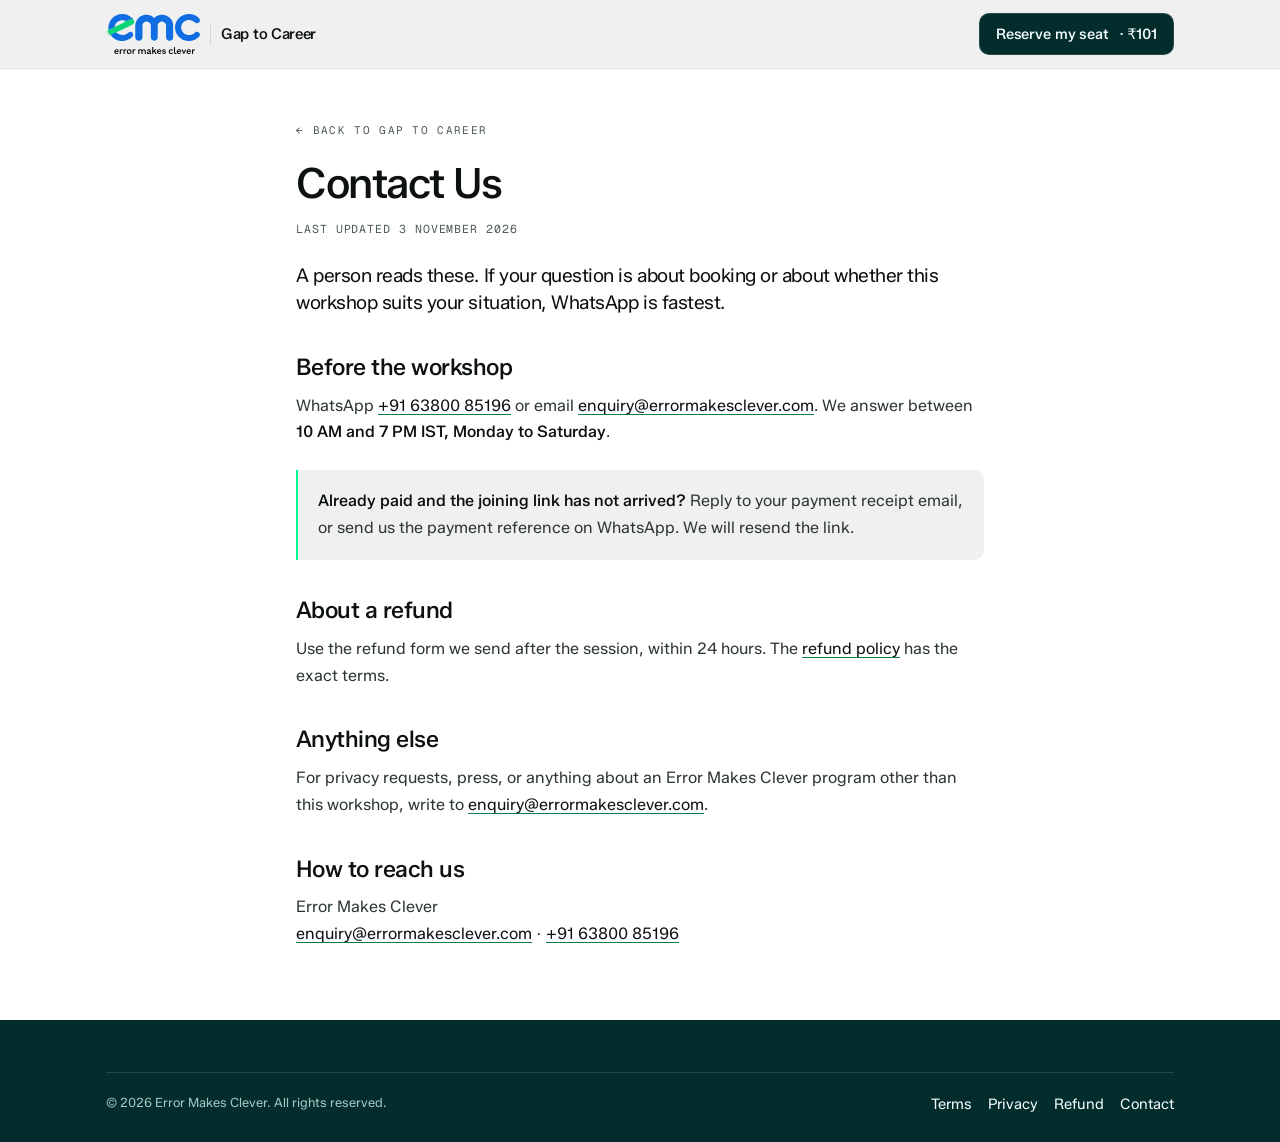
<file: contact.html>
<!doctype html>
<html lang="en">
<head>
<meta charset="utf-8">
<meta name="viewport" content="width=device-width,initial-scale=1">
<title>Contact Us — Gap to Career | Error Makes Clever</title>
<meta name="description" content="How to reach Error Makes Clever about the Gap to Career workshop.">
<meta name="robots" content="noindex">
<link rel="icon" href="assets/emc-logo.svg" type="image/svg+xml">
<link rel="preconnect" href="https://fonts.googleapis.com">
<link rel="preconnect" href="https://fonts.gstatic.com" crossorigin>
<link href="https://fonts.googleapis.com/css2?family=Geist+Mono:wght@400;500&family=Zalando+Sans:wght@400;500;600;700&display=swap" rel="stylesheet">
<link rel="stylesheet" href="legal.css">
</head>
<body>
<header class="top stuck">
  <div class="container top-in">
    <a class="brand" href="index.html">
      <img class="emc-logo" src="assets/emc-logo.svg" alt="Error Makes Clever" width="117" height="51">
      <span class="brand-div" aria-hidden="true"></span><span class="brand-name">Gap to Career</span>
    </a>
    <a class="btn btn-dark btn-sm nav-cta" href="index.html#reserve"><span class="full">Reserve my seat</span><span class="short">Reserve</span> · ₹101</a>
  </div>
</header>
<main class="doc">
  <div class="container">
    <a class="back" href="index.html">&larr; Back to Gap to Career</a>
    <h1>Contact Us</h1>
    <p class="upd">Last updated 3 November 2026</p>

    <p class="lead">A person reads these. If your question is about booking or about whether this workshop suits your situation, WhatsApp is fastest.</p>
    <h2>Before the workshop</h2>
    <p>WhatsApp <a class="lnk" href="https://wa.me/916380085196">+91 63800 85196</a> or email <a class="lnk" href="mailto:enquiry@errormakesclever.com">enquiry@errormakesclever.com</a>. We answer between <strong>10 AM and 7 PM IST, Monday to Saturday</strong>.</p>
    <div class="box">
      <p><strong>Already paid and the joining link has not arrived?</strong> Reply to your payment receipt email, or send us the payment reference on WhatsApp. We will resend the link.</p>
    </div>
    <h2>About a refund</h2>
    <p>Use the refund form we send after the session, within 24 hours. The <a class="lnk" href="refund.html">refund policy</a> has the exact terms.</p>
    <h2>Anything else</h2>
    <p>For privacy requests, press, or anything about an Error Makes Clever program other than this workshop, write to <a class="lnk" href="mailto:enquiry@errormakesclever.com">enquiry@errormakesclever.com</a>.</p>

    <h2>How to reach us</h2>
    <p>
      <!-- MOCK: registered legal name and full postal address required here.
           A payment gateway will not approve the page without them. The gap
           is kept off the page rather than printed as bracketed copy. -->
      <span data-placeholder="postal-address">Error Makes Clever</span><br>
      <a class="lnk" href="mailto:enquiry@errormakesclever.com">enquiry@errormakesclever.com</a> &middot;
      <a class="lnk" href="tel:+916380085196">+91 63800 85196</a>
    </p>
  </div>
</main>
<footer class="foot">
  <div class="container">
    <div class="foot-legal" style="border-top:1px solid var(--d-line);margin-top:0">
      <p>&copy; 2026 Error Makes Clever. All rights reserved.</p>
      <nav class="foot-nav" style="display:flex;flex-wrap:wrap;gap:16px">
        <a href="terms.html">Terms</a><a href="privacy.html">Privacy</a><a href="refund.html">Refund</a><a href="contact.html">Contact</a>
      </nav>
    </div>
  </div>
</footer>
</body>
</html>
</file>
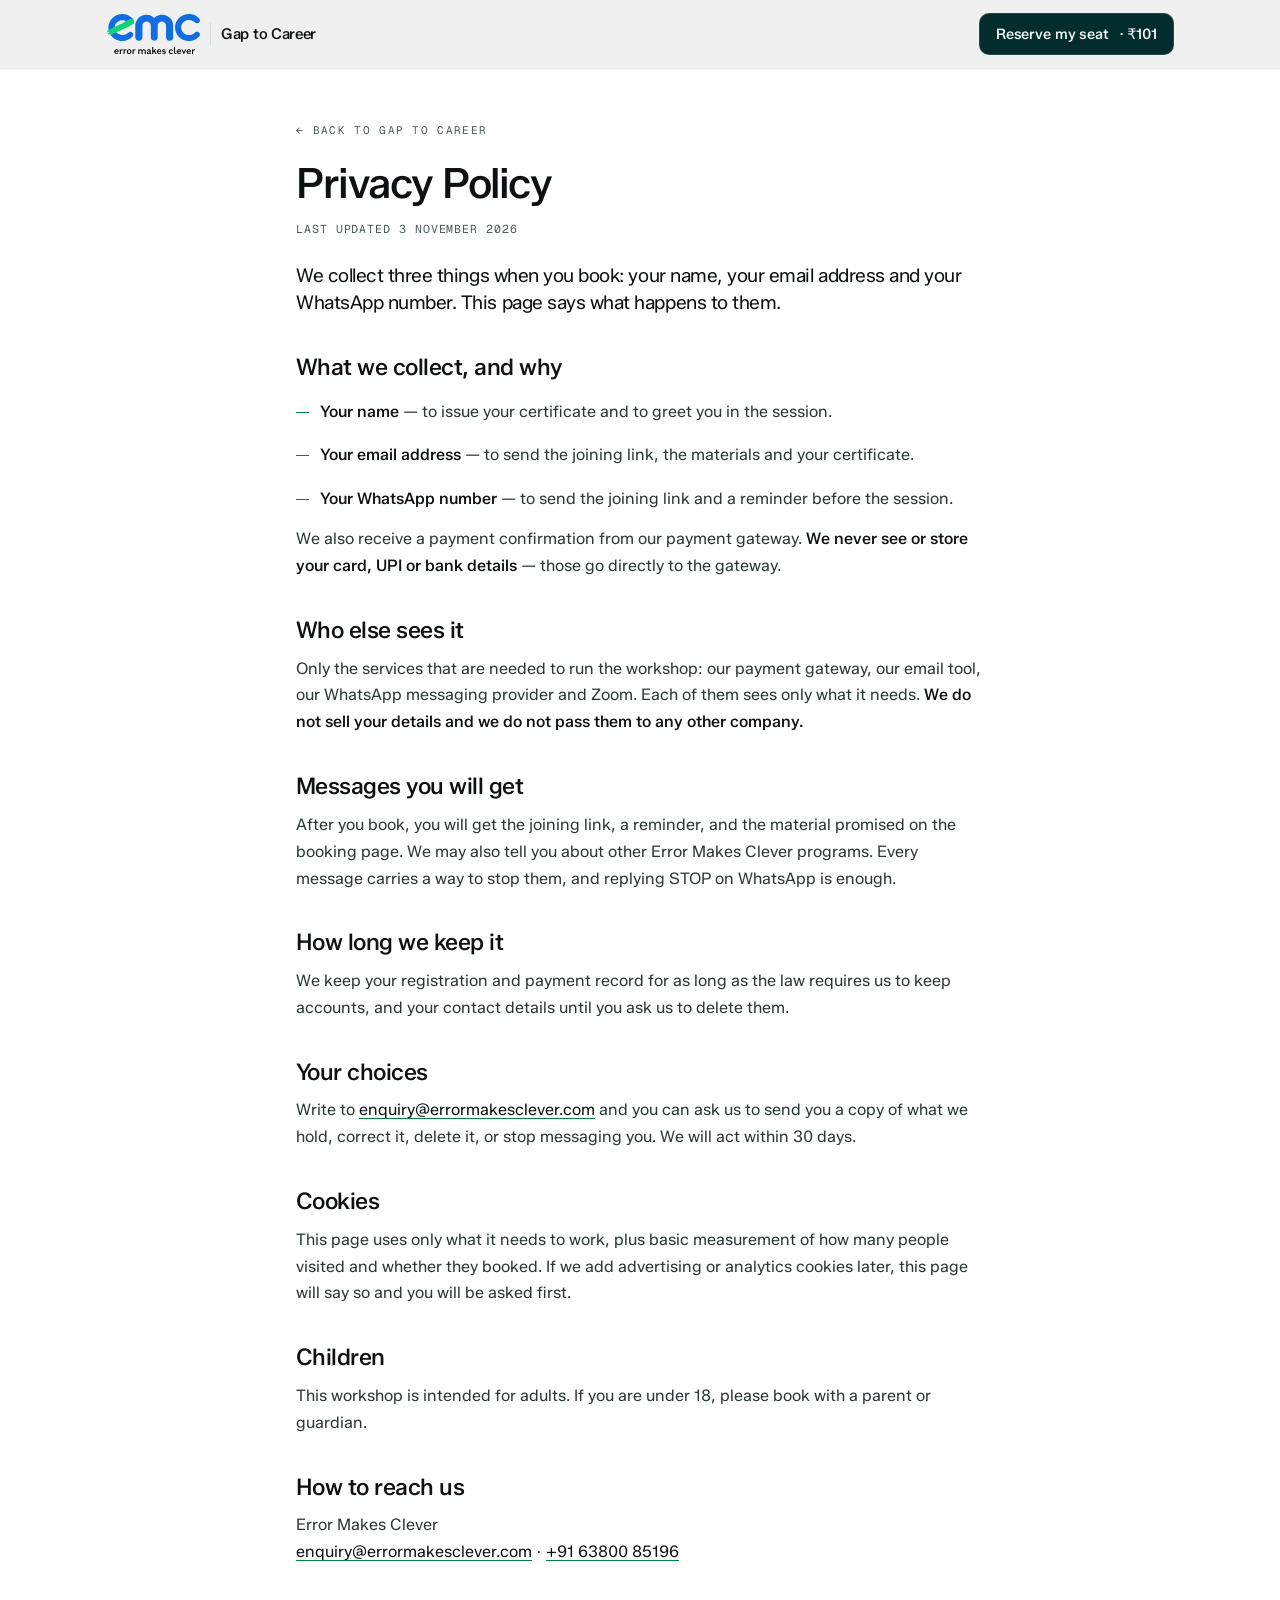
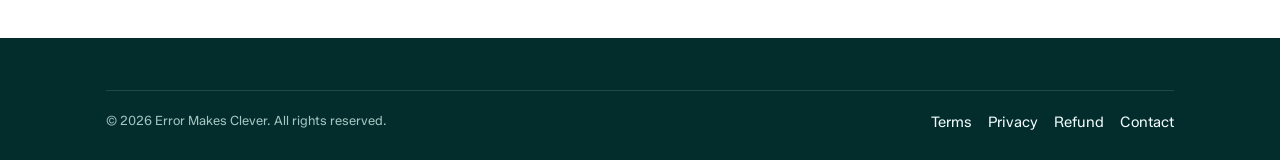
<file: privacy.html>
<!doctype html>
<html lang="en">
<head>
<meta charset="utf-8">
<meta name="viewport" content="width=device-width,initial-scale=1">
<title>Privacy Policy — Gap to Career | Error Makes Clever</title>
<meta name="description" content="What Error Makes Clever collects when you book the Gap to Career workshop, and what we do with it.">
<meta name="robots" content="noindex">
<link rel="icon" href="assets/emc-logo.svg" type="image/svg+xml">
<link rel="preconnect" href="https://fonts.googleapis.com">
<link rel="preconnect" href="https://fonts.gstatic.com" crossorigin>
<link href="https://fonts.googleapis.com/css2?family=Geist+Mono:wght@400;500&family=Zalando+Sans:wght@400;500;600;700&display=swap" rel="stylesheet">
<link rel="stylesheet" href="legal.css">
</head>
<body>
<header class="top stuck">
  <div class="container top-in">
    <a class="brand" href="index.html">
      <img class="emc-logo" src="assets/emc-logo.svg" alt="Error Makes Clever" width="117" height="51">
      <span class="brand-div" aria-hidden="true"></span><span class="brand-name">Gap to Career</span>
    </a>
    <a class="btn btn-dark btn-sm nav-cta" href="index.html#reserve"><span class="full">Reserve my seat</span><span class="short">Reserve</span> · ₹101</a>
  </div>
</header>
<main class="doc">
  <div class="container">
    <a class="back" href="index.html">&larr; Back to Gap to Career</a>
    <h1>Privacy Policy</h1>
    <p class="upd">Last updated 3 November 2026</p>

    <p class="lead">We collect three things when you book: your name, your email address and your WhatsApp number. This page says what happens to them.</p>
    <h2>What we collect, and why</h2>
    <ul>
      <li><strong>Your name</strong> &mdash; to issue your certificate and to greet you in the session.</li>
      <li><strong>Your email address</strong> &mdash; to send the joining link, the materials and your certificate.</li>
      <li><strong>Your WhatsApp number</strong> &mdash; to send the joining link and a reminder before the session.</li>
    </ul>
    <p>We also receive a payment confirmation from our payment gateway. <strong>We never see or store your card, UPI or bank details</strong> &mdash; those go directly to the gateway.</p>
    <h2>Who else sees it</h2>
    <p>Only the services that are needed to run the workshop: our payment gateway, our email tool, our WhatsApp messaging provider and Zoom. Each of them sees only what it needs. <strong>We do not sell your details and we do not pass them to any other company.</strong></p>
    <h2>Messages you will get</h2>
    <p>After you book, you will get the joining link, a reminder, and the material promised on the booking page. We may also tell you about other Error Makes Clever programs. Every message carries a way to stop them, and replying STOP on WhatsApp is enough.</p>
    <h2>How long we keep it</h2>
    <p>We keep your registration and payment record for as long as the law requires us to keep accounts, and your contact details until you ask us to delete them.</p>
    <h2>Your choices</h2>
    <p>Write to <a class="lnk" href="mailto:enquiry@errormakesclever.com">enquiry@errormakesclever.com</a> and you can ask us to send you a copy of what we hold, correct it, delete it, or stop messaging you. We will act within 30 days.</p>
    <h2>Cookies</h2>
    <p>This page uses only what it needs to work, plus basic measurement of how many people visited and whether they booked. If we add advertising or analytics cookies later, this page will say so and you will be asked first.</p>
    <h2>Children</h2>
    <p>This workshop is intended for adults. If you are under 18, please book with a parent or guardian.</p>

    <h2>How to reach us</h2>
    <p>
      <!-- MOCK: registered legal name and full postal address required here.
           A payment gateway will not approve the page without them. The gap
           is kept off the page rather than printed as bracketed copy. -->
      <span data-placeholder="postal-address">Error Makes Clever</span><br>
      <a class="lnk" href="mailto:enquiry@errormakesclever.com">enquiry@errormakesclever.com</a> &middot;
      <a class="lnk" href="tel:+916380085196">+91 63800 85196</a>
    </p>
  </div>
</main>
<footer class="foot">
  <div class="container">
    <div class="foot-legal" style="border-top:1px solid var(--d-line);margin-top:0">
      <p>&copy; 2026 Error Makes Clever. All rights reserved.</p>
      <nav class="foot-nav" style="display:flex;flex-wrap:wrap;gap:16px">
        <a href="terms.html">Terms</a><a href="privacy.html">Privacy</a><a href="refund.html">Refund</a><a href="contact.html">Contact</a>
      </nav>
    </div>
  </div>
</footer>
</body>
</html>
</file>
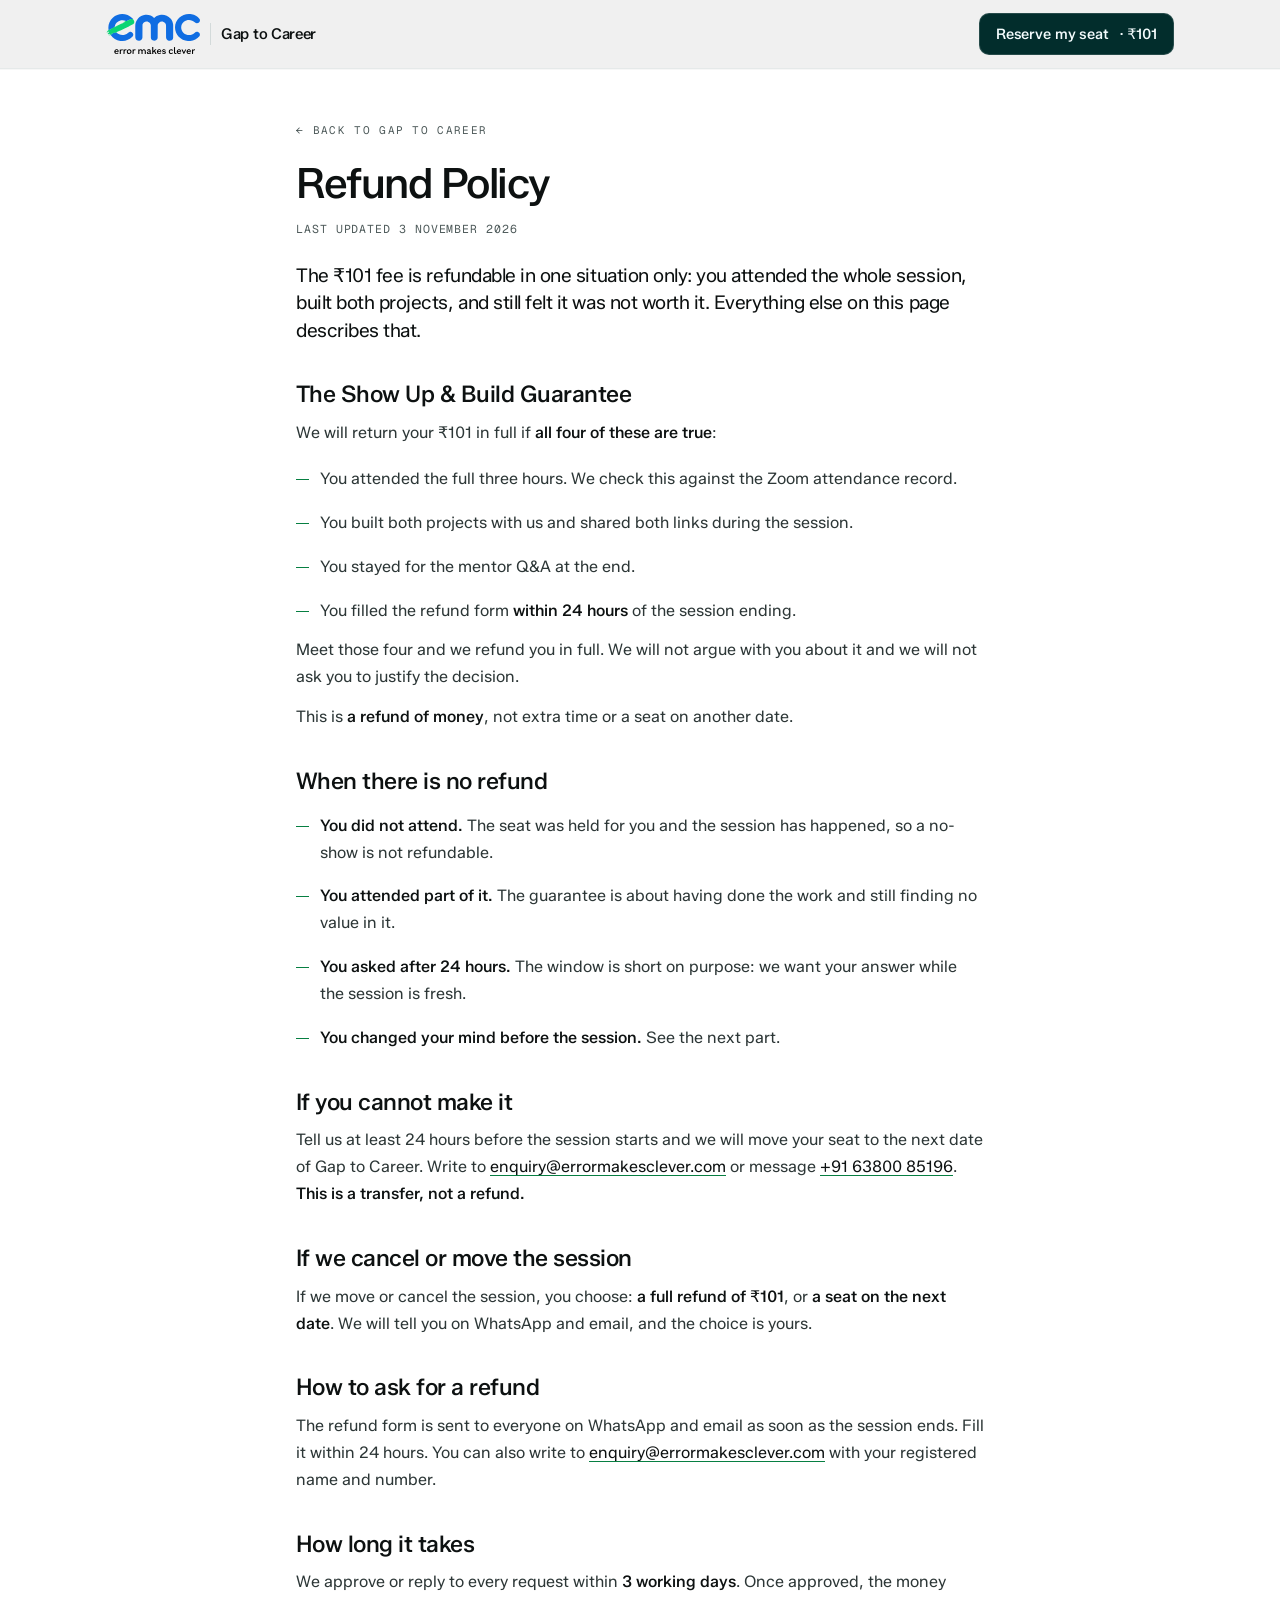
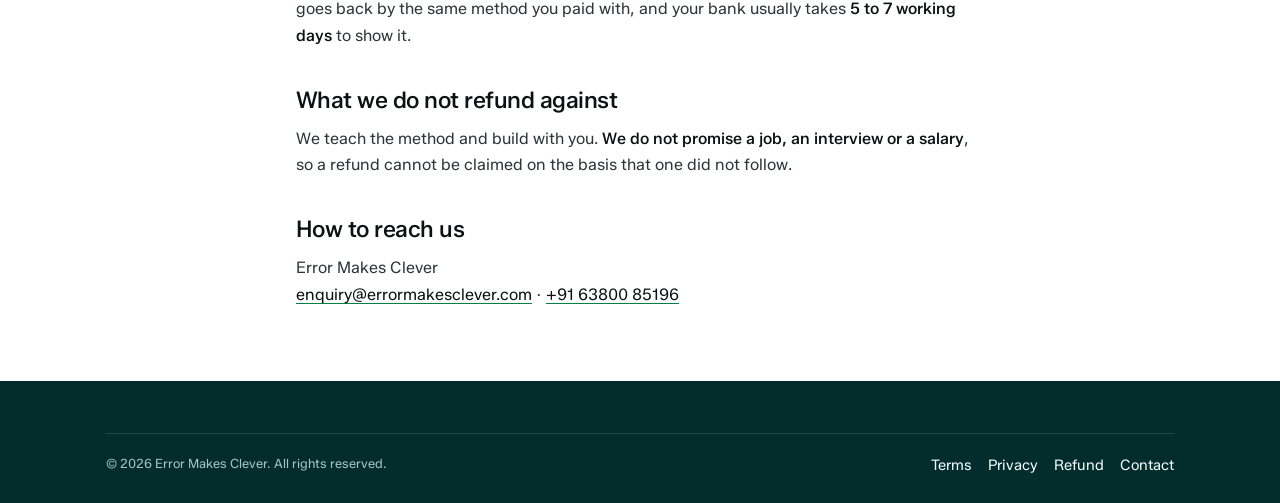
<file: refund.html>
<!doctype html>
<html lang="en">
<head>
<meta charset="utf-8">
<meta name="viewport" content="width=device-width,initial-scale=1">
<title>Refund Policy — Gap to Career | Error Makes Clever</title>
<meta name="description" content="The Show Up & Build Guarantee, and exactly when the ₹101 fee for Gap to Career is refundable.">
<meta name="robots" content="noindex">
<link rel="icon" href="assets/emc-logo.svg" type="image/svg+xml">
<link rel="preconnect" href="https://fonts.googleapis.com">
<link rel="preconnect" href="https://fonts.gstatic.com" crossorigin>
<link href="https://fonts.googleapis.com/css2?family=Geist+Mono:wght@400;500&family=Zalando+Sans:wght@400;500;600;700&display=swap" rel="stylesheet">
<link rel="stylesheet" href="legal.css">
</head>
<body>
<header class="top stuck">
  <div class="container top-in">
    <a class="brand" href="index.html">
      <img class="emc-logo" src="assets/emc-logo.svg" alt="Error Makes Clever" width="117" height="51">
      <span class="brand-div" aria-hidden="true"></span><span class="brand-name">Gap to Career</span>
    </a>
    <a class="btn btn-dark btn-sm nav-cta" href="index.html#reserve"><span class="full">Reserve my seat</span><span class="short">Reserve</span> · ₹101</a>
  </div>
</header>
<main class="doc">
  <div class="container">
    <a class="back" href="index.html">&larr; Back to Gap to Career</a>
    <h1>Refund Policy</h1>
    <p class="upd">Last updated 3 November 2026</p>

    <p class="lead">The &#8377;101 fee is refundable in one situation only: you attended the whole session, built both projects, and still felt it was not worth it. Everything else on this page describes that.</p>
    <h2>The Show Up &amp; Build Guarantee</h2>
    <p>We will return your &#8377;101 in full if <strong>all four of these are true</strong>:</p>
    <ul>
      <li>You attended the full three hours. We check this against the Zoom attendance record.</li>
      <li>You built both projects with us and shared both links during the session.</li>
      <li>You stayed for the mentor Q&amp;A at the end.</li>
      <li>You filled the refund form <strong>within 24 hours</strong> of the session ending.</li>
    </ul>
    <p>Meet those four and we refund you in full. We will not argue with you about it and we will not ask you to justify the decision.</p>
    <p>This is <strong>a refund of money</strong>, not extra time or a seat on another date.</p>
    <h2>When there is no refund</h2>
    <ul>
      <li><strong>You did not attend.</strong> The seat was held for you and the session has happened, so a no-show is not refundable.</li>
      <li><strong>You attended part of it.</strong> The guarantee is about having done the work and still finding no value in it.</li>
      <li><strong>You asked after 24 hours.</strong> The window is short on purpose: we want your answer while the session is fresh.</li>
      <li><strong>You changed your mind before the session.</strong> See the next part.</li>
    </ul>
    <h2>If you cannot make it</h2>
    <!-- NEEDS SELLER SIGN-OFF: moving a seat rather than refunding it is the
         usual practice for a dated live session. Confirm the window. -->
    <p>Tell us at least 24 hours before the session starts and we will move your seat to the next date of Gap to Career. Write to <a class="lnk" href="mailto:enquiry@errormakesclever.com">enquiry@errormakesclever.com</a> or message <a class="lnk" href="https://wa.me/916380085196">+91 63800 85196</a>. <strong>This is a transfer, not a refund.</strong></p>
    <h2>If we cancel or move the session</h2>
    <!-- NEEDS SELLER SIGN-OFF: same clause as in the Terms. Keep the two
         pages identical if it changes. -->
    <p>If we move or cancel the session, you choose: <strong>a full refund of &#8377;101</strong>, or <strong>a seat on the next date</strong>. We will tell you on WhatsApp and email, and the choice is yours.</p>
    <h2>How to ask for a refund</h2>
    <p>The refund form is sent to everyone on WhatsApp and email as soon as the session ends. Fill it within 24 hours. You can also write to <a class="lnk" href="mailto:enquiry@errormakesclever.com">enquiry@errormakesclever.com</a> with your registered name and number.</p>
    <h2>How long it takes</h2>
    <p>We approve or reply to every request within <strong>3 working days</strong>. Once approved, the money goes back by the same method you paid with, and your bank usually takes <strong>5 to 7 working days</strong> to show it.</p>
    <h2>What we do not refund against</h2>
    <p>We teach the method and build with you. <strong>We do not promise a job, an interview or a salary</strong>, so a refund cannot be claimed on the basis that one did not follow.</p>

    <h2>How to reach us</h2>
    <p>
      <!-- MOCK: registered legal name and full postal address required here.
           A payment gateway will not approve the page without them. The gap
           is kept off the page rather than printed as bracketed copy. -->
      <span data-placeholder="postal-address">Error Makes Clever</span><br>
      <a class="lnk" href="mailto:enquiry@errormakesclever.com">enquiry@errormakesclever.com</a> &middot;
      <a class="lnk" href="tel:+916380085196">+91 63800 85196</a>
    </p>
  </div>
</main>
<footer class="foot">
  <div class="container">
    <div class="foot-legal" style="border-top:1px solid var(--d-line);margin-top:0">
      <p>&copy; 2026 Error Makes Clever. All rights reserved.</p>
      <nav class="foot-nav" style="display:flex;flex-wrap:wrap;gap:16px">
        <a href="terms.html">Terms</a><a href="privacy.html">Privacy</a><a href="refund.html">Refund</a><a href="contact.html">Contact</a>
      </nav>
    </div>
  </div>
</footer>
</body>
</html>
</file>
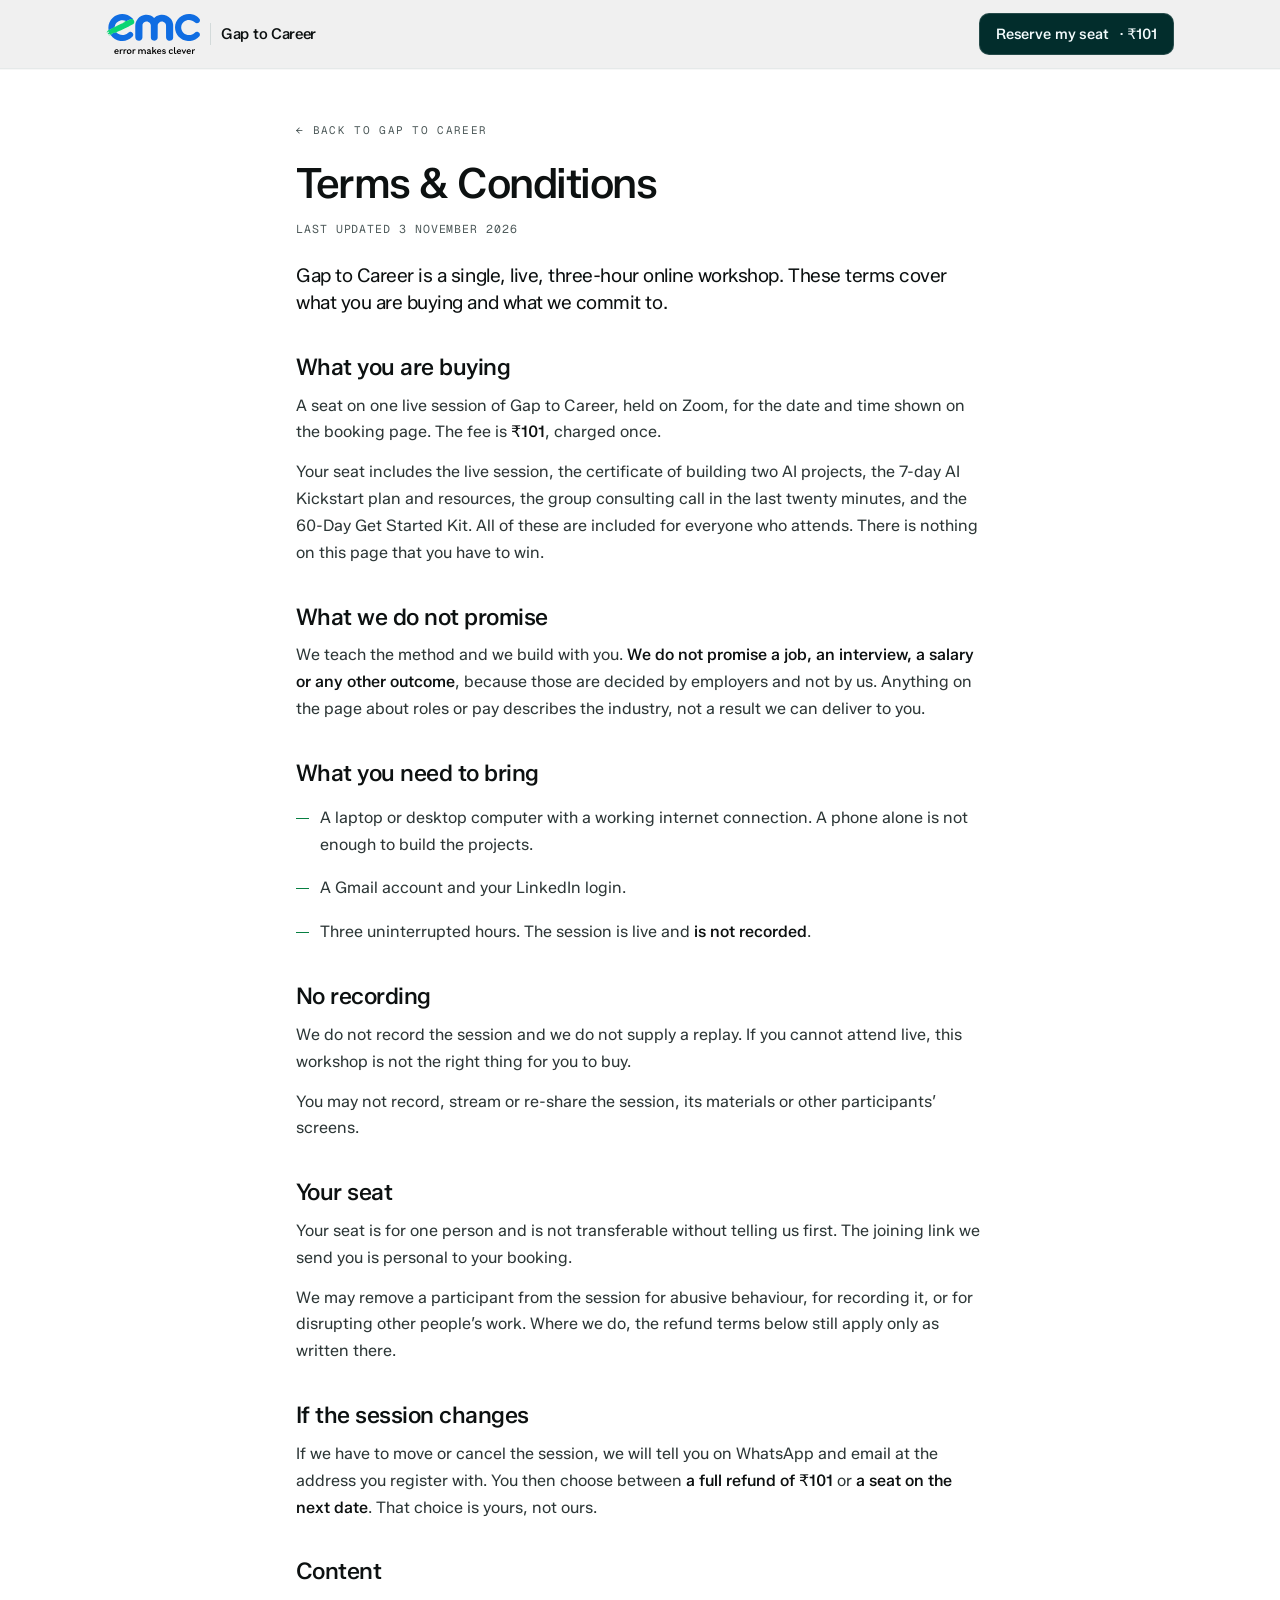
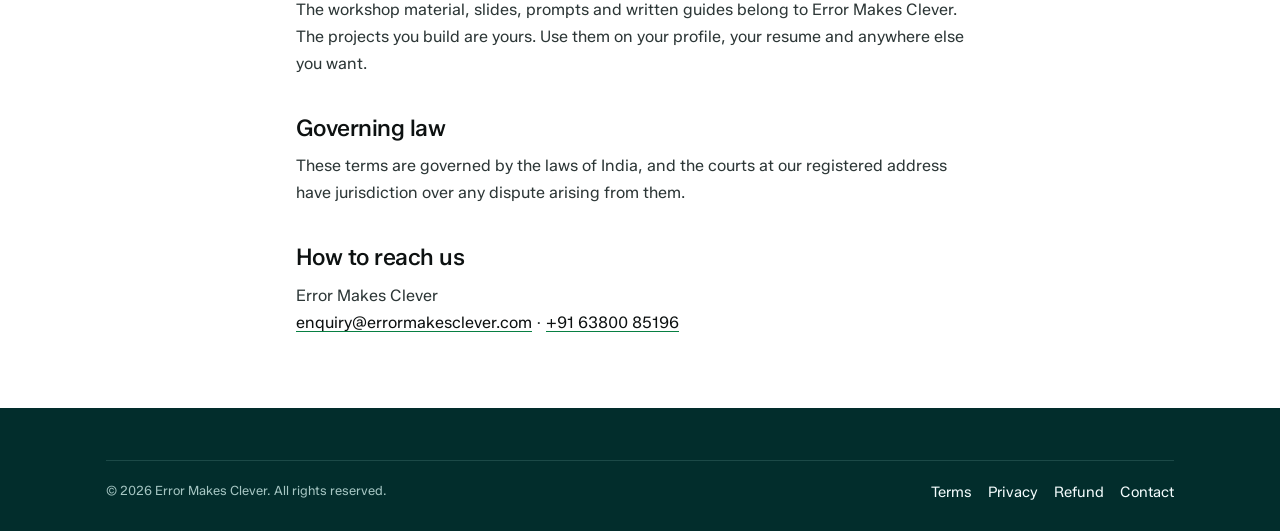
<file: terms.html>
<!doctype html>
<html lang="en">
<head>
<meta charset="utf-8">
<meta name="viewport" content="width=device-width,initial-scale=1">
<title>Terms & Conditions — Gap to Career | Error Makes Clever</title>
<meta name="description" content="The terms for booking a seat on the Gap to Career live workshop by Error Makes Clever.">
<meta name="robots" content="noindex">
<link rel="icon" href="assets/emc-logo.svg" type="image/svg+xml">
<link rel="preconnect" href="https://fonts.googleapis.com">
<link rel="preconnect" href="https://fonts.gstatic.com" crossorigin>
<link href="https://fonts.googleapis.com/css2?family=Geist+Mono:wght@400;500&family=Zalando+Sans:wght@400;500;600;700&display=swap" rel="stylesheet">
<link rel="stylesheet" href="legal.css">
</head>
<body>
<header class="top stuck">
  <div class="container top-in">
    <a class="brand" href="index.html">
      <img class="emc-logo" src="assets/emc-logo.svg" alt="Error Makes Clever" width="117" height="51">
      <span class="brand-div" aria-hidden="true"></span><span class="brand-name">Gap to Career</span>
    </a>
    <a class="btn btn-dark btn-sm nav-cta" href="index.html#reserve"><span class="full">Reserve my seat</span><span class="short">Reserve</span> · ₹101</a>
  </div>
</header>
<main class="doc">
  <div class="container">
    <a class="back" href="index.html">&larr; Back to Gap to Career</a>
    <h1>Terms & Conditions</h1>
    <p class="upd">Last updated 3 November 2026</p>

    <p class="lead">Gap to Career is a single, live, three-hour online workshop. These terms cover what you are buying and what we commit to.</p>
    <h2>What you are buying</h2>
    <p>A seat on one live session of Gap to Career, held on Zoom, for the date and time shown on the booking page. The fee is <strong>&#8377;101</strong>, charged once.</p>
    <p>Your seat includes the live session, the certificate of building two AI projects, the 7-day AI Kickstart plan and resources, the group consulting call in the last twenty minutes, and the 60-Day Get Started Kit. All of these are included for everyone who attends. There is nothing on this page that you have to win.</p>
    <h2>What we do not promise</h2>
    <p>We teach the method and we build with you. <strong>We do not promise a job, an interview, a salary or any other outcome</strong>, because those are decided by employers and not by us. Anything on the page about roles or pay describes the industry, not a result we can deliver to you.</p>
    <h2>What you need to bring</h2>
    <ul>
      <li>A laptop or desktop computer with a working internet connection. A phone alone is not enough to build the projects.</li>
      <li>A Gmail account and your LinkedIn login.</li>
      <li>Three uninterrupted hours. The session is live and <strong>is not recorded</strong>.</li>
    </ul>
    <h2>No recording</h2>
    <p>We do not record the session and we do not supply a replay. If you cannot attend live, this workshop is not the right thing for you to buy.</p>
    <p>You may not record, stream or re-share the session, its materials or other participants’ screens.</p>
    <h2>Your seat</h2>
    <p>Your seat is for one person and is not transferable without telling us first. The joining link we send you is personal to your booking.</p>
    <p>We may remove a participant from the session for abusive behaviour, for recording it, or for disrupting other people’s work. Where we do, the refund terms below still apply only as written there.</p>
    <h2>If the session changes</h2>
    <!-- NEEDS SELLER SIGN-OFF: drafted as the gateway-safe option. If Error
         Makes Clever cancels or moves the date, the buyer chooses between a
         full refund and a seat on the next date. Confirm before launch. -->
    <p>If we have to move or cancel the session, we will tell you on WhatsApp and email at the address you register with. You then choose between <strong>a full refund of &#8377;101</strong> or <strong>a seat on the next date</strong>. That choice is yours, not ours.</p>
    <h2>Content</h2>
    <p>The workshop material, slides, prompts and written guides belong to Error Makes Clever. The projects you build are yours. Use them on your profile, your resume and anywhere else you want.</p>
    <h2>Governing law</h2>
    <p>These terms are governed by the laws of India, and the courts at our registered address have jurisdiction over any dispute arising from them.</p>

    <h2>How to reach us</h2>
    <p>
      <!-- MOCK: registered legal name and full postal address required here.
           A payment gateway will not approve the page without them. The gap
           is kept off the page rather than printed as bracketed copy. -->
      <span data-placeholder="postal-address">Error Makes Clever</span><br>
      <a class="lnk" href="mailto:enquiry@errormakesclever.com">enquiry@errormakesclever.com</a> &middot;
      <a class="lnk" href="tel:+916380085196">+91 63800 85196</a>
    </p>
  </div>
</main>
<footer class="foot">
  <div class="container">
    <div class="foot-legal" style="border-top:1px solid var(--d-line);margin-top:0">
      <p>&copy; 2026 Error Makes Clever. All rights reserved.</p>
      <nav class="foot-nav" style="display:flex;flex-wrap:wrap;gap:16px">
        <a href="terms.html">Terms</a><a href="privacy.html">Privacy</a><a href="refund.html">Refund</a><a href="contact.html">Contact</a>
      </nav>
    </div>
  </div>
</footer>
</body>
</html>
</file>
<file: styles.css>
/* ==========================================================================
   Gap to Career — Error Makes Clever
   Tokens taken from the EMC family stylesheet (zerotoshipped / aifullstack)
   so this page sits in the same house: paper #F0F0F0, ink #0D1111,
   mint #00FA91, teal #022D2C, Zalando Sans + Geist Mono.

   One visual idea, used in every section: a DASHED GAP THAT GETS STITCHED
   CLOSED. Dashed hairlines = the gap. A solid mint line = the restart.
   It is the hero field, the section marks, the timeline fill, the list rules.
   ========================================================================== */

:root{
  /* grounds */
  --paper:#F0F0F0; --white:#FFFFFF; --cream:#FAF5EA; --ice:#EBF9FF;
  /* ink */
  --ink:#0D1111; --ink-2:#2D3737; --ink-3:#4E5A5A; --ink-4:#636D6D;
  --hair:#AEB8B8;
  /* lines */
  --line:#E5E9E9; --line-2:#D3DADA;
  /* accent + its near-black partner (the CTA pair, straight from EMC) */
  --mint:#00FA91; --mint-border:#00E26F; --mint-deep:#077F42; --mint-soft:#C9F7DF; --mint-light:#E3F7EC;
  --teal:#022D2C; --teal-800:#0A3A38; --teal-700:#124B47; --pine:#0F3B35;
  --cta:var(--mint); --cta-ink:#022D2C;
  /* on dark grounds */
  --d-ink:#F4FCFD; --d-mute:#A6C6C3; --d-line:#1C4947; --d-card:#0A3A38;
  /* drawn marks follow the ground, never --cta */
  --mark:#077F42;

  --r-xs:6px; --r-sm:10px; --r-md:14px; --r-lg:20px; --r-xl:28px;
  --ease:cubic-bezier(.22,1,.36,1);
  --head:"Zalando Sans",system-ui,-apple-system,"Segoe UI",Roboto,sans-serif;
  --body:"Zalando Sans",system-ui,-apple-system,"Segoe UI",Roboto,sans-serif;
  --mono:"Geist Mono",ui-monospace,SFMono-Regular,Menlo,monospace;
  --gut:16px; --max:1140px;
  --sh-1:0 1px 2px rgba(13,17,17,.04),0 6px 20px -12px rgba(13,17,17,.12);
  --sh-2:0 2px 4px rgba(13,17,17,.04),0 24px 48px -28px rgba(13,17,17,.22);
  --sh-3:0 4px 10px rgba(13,17,17,.06),0 60px 110px -50px rgba(2,45,44,.4);
}
@media (min-width:720px){ :root{ --gut:28px } }
@media (min-width:1080px){ :root{ --gut:36px } }

*,*::before,*::after{ box-sizing:border-box }
html{ overflow-x:hidden; -webkit-text-size-adjust:100%; scroll-padding-top:92px }
@media (prefers-reduced-motion:no-preference){ html{ scroll-behavior:smooth } }
body{
  margin:0; font-family:var(--body); font-size:16px; line-height:1.6;
  color:var(--ink); background:var(--paper);
  -webkit-font-smoothing:antialiased; overflow-x:clip;
}
@media (min-width:900px){ body{ font-size:17px } }
img{ max-width:100%; display:block }
h1,h2,h3,h4{ font-family:var(--head); margin:0; font-weight:400; letter-spacing:-.03em; line-height:1.07 }
h3,h4{ font-weight:500; letter-spacing:-.015em; line-height:1.28 }
p{ margin:0 }
a{ color:inherit; text-decoration:none }
ul,ol{ margin:0; padding:0; list-style:none }
button{ font:inherit; color:inherit; background:none; border:0; cursor:pointer }
:focus-visible{ outline:2.5px solid var(--mint-deep); outline-offset:3px; border-radius:4px }

.container{ width:100%; max-width:var(--max); margin-inline:auto; padding-inline:var(--gut) }
.vh{ position:absolute; width:1px; height:1px; overflow:hidden; clip-path:inset(50%); white-space:nowrap }

/* ---- grain: the page's surface. Generated pages are perfectly flat. ------ */
.grain{
  position:fixed; inset:0; z-index:60; pointer-events:none; opacity:.055;
  mix-blend-mode:overlay;
  background-image:url("data:image/svg+xml,%3Csvg xmlns='http://www.w3.org/2000/svg' width='180' height='180'%3E%3Cfilter id='n'%3E%3CfeTurbulence type='fractalNoise' baseFrequency='.82' numOctaves='3' stitchTiles='stitch'/%3E%3C/filter%3E%3Crect width='180' height='180' filter='url(%23n)'/%3E%3C/svg%3E");
}

/* ======================= 00 · sticky bar ================================= */
.top{
  position:sticky; top:0; z-index:50;
  transition:background .3s var(--ease), box-shadow .3s var(--ease), border-color .3s var(--ease);
  border-bottom:1px solid transparent;
}
.top.stuck{
  background:rgba(240,240,240,.86); backdrop-filter:blur(14px) saturate(1.3);
  -webkit-backdrop-filter:blur(14px) saturate(1.3);
  border-bottom-color:var(--line); box-shadow:0 1px 0 rgba(13,17,17,.03)
}
.top-in{ display:flex; align-items:center; justify-content:space-between; gap:12px; min-height:68px }
.brand{ display:flex; align-items:center; gap:10px; min-width:0 }
.emc-logo{ width:76px; height:auto }
@media (min-width:720px){ .emc-logo{ width:94px } }
.brand-div{ width:1px; height:22px; background:var(--line-2) }
.brand-name{ font-family:var(--head); font-size:15px; font-weight:500; letter-spacing:-.02em; white-space:nowrap }
@media (max-width:420px){ .brand-div,.brand-name{ display:none } }

/* ======================= buttons ========================================= */
.btn{
  display:inline-flex; align-items:center; justify-content:center; gap:10px;
  font-family:var(--head); font-weight:500; letter-spacing:-.01em; line-height:1;
  border-radius:var(--r-sm); text-align:center;
  transition:transform .18s var(--ease), box-shadow .22s var(--ease), background .2s var(--ease);
}
.btn-lg{ min-height:56px; padding:17px 26px; font-size:17px; width:100% }
@media (min-width:600px){ .btn-lg{ width:auto; min-height:58px; font-size:18px; padding:18px 32px } }
.btn-sm{ min-height:42px; padding:0 16px; font-size:14.5px }
/* the accent lives on the action and almost nothing else */
.btn-mint{ background:var(--mint); color:var(--cta-ink); border:1px solid var(--mint-border); box-shadow:0 1px 0 rgba(2,45,44,.18),0 10px 24px -14px rgba(10,174,90,.55) }
.btn-mint:hover{ transform:translateY(-2px); box-shadow:0 1px 0 rgba(2,45,44,.2),0 18px 34px -16px rgba(10,174,90,.6) }
.btn-dark{ background:var(--teal); color:#F4FCFD; border:1px solid rgba(255,255,255,.14) }
.btn-dark:hover{ transform:translateY(-2px); background:var(--teal-800) }
.btn-ghost{ background:transparent; color:var(--ink); border:1px solid var(--line-2) }
.btn-ghost:hover{ border-color:var(--ink-4); background:var(--white) }
.btn .arr{ display:inline-flex; width:17px; height:17px }
.btn .arr svg{ width:100%; height:100% }
.nav-cta .short{ display:inline }
.nav-cta .full{ display:none }
@media (min-width:600px){ .nav-cta .short{ display:none } .nav-cta .full{ display:inline } }
.mob-show{ display:inline } .mob-hide{ display:none }
@media (min-width:600px){ .mob-show{ display:none } .mob-hide{ display:inline } }

/* ======================= 01 · hero ======================================= */
.hero{ position:relative; isolation:isolate; overflow:clip; background:var(--white) }
.hero-in{ position:relative; z-index:2; padding-block:22px 40px }
@media (min-width:900px){ .hero-in{ padding-block:54px 72px } }

/* --- the hero field: dashed gap + one mint stitch sweeping across -------- */
/* hero background video — low opacity, muted autoplay loop */
.hero-bg{
  position:absolute; inset:0; z-index:0;
  width:100%; height:100%; object-fit:cover; object-position:center center;
  opacity:.22; pointer-events:none;
  filter:grayscale(.3);
}
.hero-bg-ov{
  position:absolute; inset:0; z-index:0;
  background:linear-gradient(
    180deg,
    rgba(240,240,240,.55) 0%,
    rgba(240,240,240,.40) 50%,
    rgba(240,240,240,.30) 100%
  );
  pointer-events:none;
}
.s-dark .hero-bg{ opacity:.18; filter:grayscale(.3) brightness(.5) }
.s-dark .hero-bg-ov{
  background:linear-gradient(
    180deg,
    rgba(2,45,44,.60) 0%,
    rgba(2,45,44,.45) 50%,
    rgba(2,45,44,.35) 100%
  );
}


.hf{ position:absolute; inset:0; z-index:1; pointer-events:none; overflow:hidden }
.hf i{ position:absolute; inset:-20% -30%; display:block }
.hf .d1{
  /* horizontal dashed hairlines, tiled as an SVG so the dash and the gap
     between rules are exact at every width. This is the gap, repeated. */
  background-image:url("data:image/svg+xml,%3Csvg xmlns='http://www.w3.org/2000/svg' width='27' height='44'%3E%3Cline x1='0' y1='.5' x2='13' y2='.5' stroke='%23D3DADA' stroke-width='1'/%3E%3C/svg%3E");
  opacity:.75; animation:drift-a 23s linear infinite;
  -webkit-mask-image:linear-gradient(to bottom,transparent,#000 16%,#000 64%,transparent 100%);
  mask-image:linear-gradient(to bottom,transparent,#000 16%,#000 64%,transparent 100%);
}
.hf .d2{
  background-image:url("data:image/svg+xml,%3Csvg xmlns='http://www.w3.org/2000/svg' width='25' height='44'%3E%3Cline x1='0' y1='22.5' x2='7' y2='22.5' stroke='%23D3DADA' stroke-width='1'/%3E%3C/svg%3E");
  opacity:.5; animation:drift-b 31s linear infinite;
  -webkit-mask-image:linear-gradient(to bottom,transparent,#000 24%,#000 72%,transparent 100%);
  mask-image:linear-gradient(to bottom,transparent,#000 24%,#000 72%,transparent 100%);
}
.hf .wash{
  inset:auto -10% auto auto; top:-180px; right:-140px; width:620px; height:620px;
  background:radial-gradient(closest-side,var(--cream),transparent 72%); opacity:.9;
}
.hf .wash2{
  inset:auto auto -220px -180px; width:560px; height:560px;
  background:radial-gradient(closest-side,var(--mint-light),transparent 70%); opacity:.75;
}
/* the stitch: a solid mint hairline closing the gap, slowly, forever */
.hf .stitch{
  display:none; inset:auto 0 auto 0; top:38%; height:2px; width:100%;
  background:linear-gradient(to right,transparent,var(--mint) 18%,var(--mint-deep) 50%,var(--mint) 82%,transparent);
  transform-origin:left center; animation:stitch 19s var(--ease) infinite;
  opacity:0;
}
@keyframes drift-a{ from{ transform:translateX(0) } to{ transform:translateX(-27px) } }
@keyframes drift-b{ from{ transform:translateX(0) } to{ transform:translateX(25px) } }
@keyframes stitch{
  0%{ transform:scaleX(0); opacity:0 }
  8%{ opacity:.85 }
  46%{ transform:scaleX(1); opacity:.85 }
  64%{ transform:scaleX(1); opacity:.85 }
  84%{ transform:scaleX(1); opacity:0 }
  100%{ transform:scaleX(1); opacity:0 }
}

.hero-grid{ display:grid; gap:28px }
/* phone order: copy, then his face, then the form. The ask comes after the
   person, not a scroll below him. */
.hero-copy{ order:1 } .mcard{ order:2 } .hero-act{ order:4 }
.hero-enrol{ order:3; display:inline-flex; align-items:center; gap:7px; height:48px; padding:0 24px; font-size:15px; border-radius:999px; white-space:nowrap; margin-top:-12px; justify-self:start }
@media (min-width:1000px){
  .hero-grid{ grid-template-columns:1fr 260px; gap:26px 36px; align-items:start }
  .hero-copy{ grid-column:1; grid-row:1 }
  .hero-enrol{ grid-column:1; grid-row:2; order:unset }
  .hero-act{ grid-column:1; grid-row:3; display:none }
  .mcard{ grid-column:2; grid-row:1/3; align-self:start }
}

/* the workshop name as a lockup. The arrow is the page's whole idea in 64px:
   a dashed gap on the left, a solid mint line and head on the right. */
.hero-top{ display:flex; flex-direction:column; align-items:flex-start; gap:15px; margin-bottom:17px }
.splitlab{ display:inline-flex; align-items:stretch; border:1px solid var(--ink); border-radius:4px; overflow:hidden }
.splitlab b{
  font-family:var(--mono); font-size:10.5px; font-weight:500; letter-spacing:.16em; text-transform:uppercase;
  background:var(--ink); color:var(--white); padding:7px 9px; display:flex; align-items:center
}
.splitlab span{ font-size:13px; padding:7px 11px; letter-spacing:-.01em; display:flex; align-items:center; background:var(--white) }
@media (max-width:420px){ .splitlab span{ font-size:12.3px } }
.g2c-row{ display:flex; align-items:center; gap:11px; font-family:var(--head); font-weight:500; letter-spacing:-.035em; font-size:25px; line-height:1 }
@media (min-width:1000px){ .splitlab{ display:inline-flex; align-items:stretch; border:1px solid var(--ink); border-radius:4px; overflow:hidden }
.splitlab b{
  font-family:var(--mono); font-size:10.5px; font-weight:500; letter-spacing:.16em; text-transform:uppercase;
  background:var(--ink); color:var(--white); padding:7px 9px; display:flex; align-items:center
}
.splitlab span{ font-size:13px; padding:7px 11px; letter-spacing:-.01em; display:flex; align-items:center; background:var(--white) }
@media (max-width:420px){ .splitlab span{ font-size:12.3px } }
.g2c-row{ font-size:30px } }
.g2c-row .from{ color:var(--ink-3) }
.g2c-row .to{ color:var(--ink) }
.g2c-arr{ width:46px; height:13px; flex:none; overflow:visible }
@media (min-width:1000px){ .g2c-arr{ width:56px; height:15px } }
.g2c-arr path{ fill:none; stroke-linecap:round; stroke-linejoin:round }
.g2c-arr .d{ stroke:var(--hair); stroke-width:2; stroke-dasharray:3 6 }
.g2c-arr .s{ stroke:var(--mint-deep); stroke-width:2.4 }


/* slot 2 — the result headline: exactly three lines on desktop */
.hero h1{ font-size:28px; letter-spacing:-.042em; font-weight:500; margin-bottom:14px; line-height:1.14 }
@media (min-width:600px){ .hero h1{ font-size:38px } }
@media (min-width:1000px){ .hero h1{ font-size:38px; font-weight:500; line-height:1.12 } }
@media (min-width:1200px){ .hero h1{ font-size:44px } }
@media (min-width:1380px){ .hero h1{ font-size:44px } }
.hero h1 .l{ display:inline }
@media (min-width:1000px){ .hero h1 .l{ display:block } }
.hero h1 em{ font-style:normal; position:relative; white-space:nowrap }
.hero h1 em::after{
  content:""; position:absolute; left:-1px; right:-1px; bottom:.04em; height:.34em; z-index:-1;
  background:var(--mint); opacity:.5; border-radius:2px;
}

/* slot 3 — sub-headline, two lines, the second removes the real objection */
.hero .sub{ font-size:16.2px; color:var(--ink-2); max-width:33em; margin-bottom:18px }
@media (min-width:900px){ .hero .sub{ font-size:18px } }
.hero .sub b{ font-weight:500; color:var(--ink) }
.hero .sub .sl{ display:inline }
@media (min-width:1000px){ .hero .sub{ max-width:none } .hero .sub .sl{ display:block } }

/* slot 4 — exactly three fact chips: day · time+tz · format */
.chips{ display:flex; flex-wrap:wrap; gap:7px; margin:0; padding:0; list-style:none }
.chip{
  display:inline-flex; align-items:center; gap:7px; background:var(--teal);
  border:1px solid var(--teal-700); border-radius:999px; padding:8px 13px; color:var(--d-ink);
  font-size:12.8px; font-weight:500; letter-spacing:-.005em; white-space:nowrap
}
/* any sized icon span fills itself. Without this an inline <svg> with no
   intrinsic size falls back to 300x150 and swallows the row. */
.i svg,.ic svg{ width:100%; height:100%; display:block }
.chip .i{ width:14px; height:14px; opacity:.7; flex:none; color:var(--d-mute) }
.live-dot{ position:relative; width:8px; height:8px; border-radius:50%; background:var(--mint); flex:none }
.live-dot::after{
  content:""; position:absolute; inset:-5px; border-radius:50%; border:1.5px solid var(--mint);
  animation:pulse 2.6s var(--ease) infinite; opacity:0
}
@keyframes pulse{ 0%{ transform:scale(.6); opacity:.7 } 100%{ transform:scale(1.25); opacity:0 } }

/* slot 5/6 — one button, price on it, and a line that costs the seller */
.cta-wrap{ display:flex; flex-direction:column; gap:12px; align-items:flex-start }
@media (min-width:1000px){ .cta-wrap{ align-items:flex-start } }
.note{ font-size:13.2px; color:var(--ink-3); max-width:40ch; line-height:1.5 }
.note b{ color:var(--ink-2); font-weight:500 }

/* ---- inline registration form (the brief asks for it in the hero) ------- */
.reg{
  margin-top:0; background:var(--white); border:1px solid var(--line-2);
  border-radius:var(--r-lg); padding:18px; box-shadow:var(--sh-1); max-width:460px
}
@media (min-width:600px){ .reg{ padding:22px } }
@media (min-width:1000px){ .reg{ margin-top:6px } }
.reg-h{ display:flex; align-items:baseline; justify-content:space-between; gap:10px; margin-bottom:14px }
.reg-h strong{ font-family:var(--head); font-size:16px; font-weight:500; letter-spacing:-.02em }
.reg-h span{ font-family:var(--mono); font-size:11px; letter-spacing:.1em; text-transform:uppercase; color:var(--ink-3) }
.field{ margin-bottom:11px }
.field label{ display:block; font-size:12.6px; font-weight:500; color:var(--ink-2); margin-bottom:5px }
.field input{
  width:100%; min-height:48px; padding:12px 13px; font:inherit; font-size:16px;
  color:var(--ink); background:var(--paper); border:1px solid var(--line-2); border-radius:var(--r-sm);
}
.field input::placeholder{ color:var(--ink-4) }
.field input:focus{ outline:none; border-color:var(--mint-deep); background:var(--white); box-shadow:0 0 0 3px rgba(10,174,90,.14) }
.field.bad input{ border-color:#D23F31; background:#FFF6F5 }
.field .err{ display:none; font-size:12px; color:#B5342A; margin-top:5px }
.field.bad .err{ display:block }
.reg .btn-lg{ width:100%; margin-top:5px }
.reg-note{ font-size:12.2px; color:var(--ink-3); margin-top:11px; text-align:center; line-height:1.5 }

/* ---- the mentor panel: the person, on the one ground his white shirt
   reads against. Same dashed motif as the hero field, behind him. -------- */
.mcard{
  position:relative; margin:0; display:flex; flex-direction:column; justify-content:flex-end;
  aspect-ratio:1/1.05; border-radius:var(--r-lg); overflow:hidden; isolation:isolate;
  background:var(--teal); color:var(--d-ink); box-shadow:var(--sh-3);
}
@media (min-width:600px) and (max-width:999px){ .mcard{ aspect-ratio:1/.72; max-width:560px } }
@media (min-width:1000px){ .mcard{ aspect-ratio:1/1.3 } }
.mcard::before{
  content:""; position:absolute; inset:0; z-index:0; opacity:.55;
  background-image:url("data:image/svg+xml,%3Csvg xmlns='http://www.w3.org/2000/svg' width='27' height='40'%3E%3Cline x1='0' y1='.5' x2='13' y2='.5' stroke='%23ffffff' stroke-opacity='.17' stroke-width='1'/%3E%3C/svg%3E");
}
.mcard::after{
  content:""; position:absolute; left:50%; top:4%; width:86%; aspect-ratio:1; z-index:0;
  transform:translateX(-50%); border-radius:50%;
  background:radial-gradient(closest-side,rgba(0,250,145,.3),rgba(0,250,145,.07) 58%,transparent 72%);
}
/* sized on HEIGHT, not width, so any cutout proportion sits in the card
   without clipping his head: square, portrait or tall all bottom-anchor. */
.mc-ph{
  position:absolute; z-index:1; left:50%; bottom:0; transform:translateX(-50%);
  height:95%; width:auto; max-width:122%; max-height:none;
  object-fit:contain; object-position:bottom center;
  filter:drop-shadow(0 26px 44px rgba(0,0,0,.38));
}
.mc-k{
  position:absolute; z-index:3; top:15px; left:15px; font-family:var(--mono); font-size:9.5px;
  font-weight:500; letter-spacing:.16em; text-transform:uppercase; color:var(--cta-ink);
  background:var(--mint); border-radius:999px; padding:6px 10px;
}
.mc-body{
  position:relative; z-index:2; padding:52px 20px 20px;
  background:linear-gradient(to top,var(--teal) 46%,rgba(2,45,44,.94) 66%,rgba(2,45,44,0));
}
@media (min-width:1000px){ .mc-body{ padding:62px 24px 24px } }
.mc-nm{ font-family:var(--head); font-size:21px; font-weight:500; letter-spacing:-.028em }
@media (min-width:1000px){ .mc-nm{ font-size:25px } }
/* the role is the thing to read first after the name, so it gets the accent
   — a small mark, not a fill. mint on teal measures 10.66:1. */
.mc-role{
  display:inline-flex; align-items:center; gap:8px; margin-top:7px;
  font-family:var(--head); font-size:16px; font-weight:500; letter-spacing:-.015em; color:var(--mint);
}
@media (min-width:1000px){ .mc-role{ font-size:17.5px } }
.mc-role::before{ content:""; width:16px; height:2px; background:var(--mint); border-radius:2px; flex:none }
.mc-cr{ font-size:13px; color:var(--d-mute); margin-top:6px; line-height:1.45 }
.mc-marks{ display:flex; flex-wrap:wrap; gap:7px; margin-top:13px }
.mc-marks span{
  display:inline-flex; align-items:center; gap:7px; height:32px; padding:0 11px; background:var(--teal-800);
  border:1px solid var(--d-line); border-radius:8px;
  font-family:var(--head); font-size:12px; font-weight:500; color:var(--d-ink);
}
/* every mark gets the same box, the same optical height and the same baseline,
   or they read as logos dropped in rather than as a set. */
.mk{ width:15px; height:15px; flex:none; opacity:.95 }
.mk-nv{ color:#76B900 }      /* NVIDIA green: a brand mark is the one place an outside colour earns its place */
.s-dark .mk-nv,.mcard .mk-nv{ color:#8CD116 }   /* lifted on the dark ground */

/* ---- the product shots: tracker app + LinkedIn before/after ------------- */
.shots{ position:relative; padding-top:6px }
.shot{ background:var(--white); border:1px solid var(--line-2); border-radius:var(--r-lg); box-shadow:var(--sh-2); overflow:hidden }
/* linkedin before/after */
.li{ margin-top:16px }
.li-tabs{ display:flex; gap:6px; padding:14px 14px 0 }
.li-tabs button{ font-family:var(--mono); font-size:10.5px; letter-spacing:.1em; text-transform:uppercase; padding:7px 11px; border-radius:999px; border:1px solid var(--line-2); color:var(--ink-3) }
.li-tabs button[aria-selected="true"]{ background:var(--ink); color:var(--white); border-color:var(--ink) }
.li-pane{ padding:14px }
.li-pane[hidden]{ display:none }
.li-cover{ height:46px; border-radius:var(--r-sm) var(--r-sm) 0 0; background:linear-gradient(110deg,var(--line),var(--line-2)) }
.li-pane.after .li-cover{ background:linear-gradient(110deg,var(--teal),var(--teal-700)) }
.li-card{ border:1px solid var(--line); border-radius:var(--r-sm); overflow:hidden }
.li-id{ padding:0 14px 14px; position:relative }
.li-av{ width:54px; height:54px; border-radius:50%; margin-top:-22px; border:2.5px solid var(--white); background:var(--line-2); display:grid; place-items:center; font-family:var(--head); font-weight:500; color:var(--ink-3); font-size:18px }
.li-pane.after .li-av{ background:var(--mint-light); color:#07603A }
.li-name{ font-family:var(--head); font-size:15.5px; font-weight:500; margin-top:9px; letter-spacing:-.02em }
.li-head{ font-size:12.8px; color:var(--ink-2); margin-top:3px; line-height:1.45 }
.li-meta{ font-size:11.5px; color:var(--ink-4); margin-top:5px }
.li-sec{ border-top:1px dashed var(--line-2); padding-top:10px; margin-top:11px }
.li-pane.after .li-sec{ border-top-style:solid; border-top-color:var(--mint-border) }
.li-sec b{ font-size:11px; font-family:var(--mono); letter-spacing:.1em; text-transform:uppercase; color:var(--ink-3); font-weight:500; display:block; margin-bottom:6px }
.li-sec p{ font-size:12.6px; color:var(--ink-2); line-height:1.5 }
.li-feat{ display:flex; gap:8px; margin-top:10px }
.li-feat i{ flex:1; height:40px; border-radius:6px; border:1px dashed var(--line-2); display:grid; place-items:center; font-family:var(--mono); font-size:9px; color:var(--ink-4); letter-spacing:.06em }
.li-pane.after .li-feat i{ border:1px solid var(--mint-border); background:var(--mint-light); color:#07603A }
.shot-cap{
  display:inline-flex; align-items:center; gap:8px; margin-top:14px;
  font-family:var(--mono); font-size:11px; letter-spacing:.08em; text-transform:uppercase; color:var(--ink-3)
}
.shot-cap::before{ content:""; width:26px; height:1px; background:var(--mint-deep) }

/* ======================= 02 · worth it (certificate) ==================== */
.worth-grid{ display:grid; gap:36px }
@media (min-width:860px){
  .worth-grid{ grid-template-columns:1fr 1fr; gap:48px; align-items:center }
}
.worth-pts{ list-style:none; margin:24px 0 0; padding:0; display:grid; gap:14px }
.worth-pts li{
  display:flex; align-items:flex-start; gap:10px;
  font-size:16px; font-weight:500; line-height:1.4
}
.wp-i{ width:22px; height:22px; flex:none; color:var(--mint-deep); margin-top:1px }
.wp-i svg{ width:100%; height:100% }

/* certificate card */
.cert-wrap{ display:flex; justify-content:center }
.cert{
  position:relative; width:100%; max-width:460px; aspect-ratio:1.35/1;
  background:#FAFAFA; border:1px solid var(--line); border-radius:var(--r-md);
  padding:32px 36px 28px; overflow:hidden;
  display:flex; flex-direction:column; align-items:center; justify-content:center;
  box-shadow:var(--sh-2); text-align:center
}
.cert-dots{
  position:absolute; inset:0;
  background-image:radial-gradient(circle,rgba(0,0,0,.06) 1px,transparent 1px);
  background-size:16px 16px; pointer-events:none
}
.cert-wm{
  position:absolute; top:50%; left:50%; transform:translate(-50%,-50%) rotate(-18deg);
  font-family:var(--head); font-size:120px; font-weight:700; letter-spacing:.05em;
  color:rgba(0,0,0,.03); pointer-events:none; white-space:nowrap; user-select:none
}
.cert-ribbon{
  position:absolute; top:8px; left:16px; width:44px
}
.cert-ribbon svg{ width:100%; height:auto }
.cert-iso{
  position:absolute; top:80px; left:14px; width:40px
}
.cert-iso svg{ width:100%; height:auto }
.cert-fade{
  position:absolute; top:0; right:0; bottom:0; width:40%;
  background:linear-gradient(to right,transparent,rgba(200,240,220,.18));
  pointer-events:none
}
.cert-logo{ position:relative; z-index:1; margin-bottom:8px }
.cert-title{
  position:relative; z-index:1;
  font-family:Georgia,"Times New Roman",serif; font-size:24px; font-style:italic;
  color:var(--ink-3); margin:0 0 16px; line-height:1.2
}
.cert-name{
  position:relative; z-index:1;
  font-family:var(--head); font-size:22px; font-weight:600; color:var(--ink);
  margin:0 0 6px; letter-spacing:-.01em
}
.cert-line{
  position:relative; z-index:1;
  font-size:11px; color:var(--ink-4); margin:0 0 4px
}
.cert-course{
  position:relative; z-index:1;
  font-family:var(--head); font-size:16px; font-weight:600;
  color:var(--ink); margin:0 0 18px
}
.cert-sig{
  position:relative; z-index:1;
  align-self:flex-end; text-align:center; margin-top:auto
}
.cert-sig-name{
  font-family:"Brush Script MT","Segoe Script",cursive;
  font-size:22px; color:var(--ink-2); margin:0
}
.cert-sig-role{
  font-family:var(--mono); font-size:9.5px; letter-spacing:.12em;
  text-transform:uppercase; color:var(--ink-4); margin:0;
  border-top:1.5px solid var(--ink-2); padding-top:4px; display:inline-block
}
@media (max-width:859px){
  .cert{ max-width:380px; padding:24px 20px 20px }
  .cert-title{ font-size:20px }
  .cert-name{ font-size:18px }
  .cert-course{ font-size:14px }
  .cert-ribbon{ width:36px; left:10px; top:6px }
  .cert-iso{ width:32px; top:64px; left:8px }
}

/* ======================= section scaffolding ============================= */
.section{ position:relative; padding-block:60px; overflow-x:clip }
@media (min-width:900px){ .section{ padding-block:96px } }
.section[data-state="hidden"]{ display:none }
.s-paper{ background:var(--paper) }
.s-white{ background:var(--white) }
.s-cream{ background:var(--cream) }
.s-ice{ background:var(--ice) }
.s-mint{ background:var(--mint); color:var(--cta-ink) }
.s-dark{ background:var(--teal); color:var(--d-ink) }
.s-dark h2,.s-dark h3{ color:var(--d-ink) }
.s-dark .lede,.s-dark .note{ color:var(--d-mute) }
.s-dark .eyebrow{ color:var(--mint) }

.eyebrow{
  display:flex; align-items:center; gap:10px; font-family:var(--mono);
  font-size:11px; font-weight:500; letter-spacing:.16em; text-transform:uppercase;
  color:var(--ink-3); margin-bottom:14px
}
/* the stitch mark: dashed gap, then solid mint. The page's idea, in miniature. */
.eyebrow::after{
  content:""; flex:none; width:54px; height:2px;
  background:
    linear-gradient(var(--mark),var(--mark)) left/0 2px no-repeat,
    repeating-linear-gradient(to right,var(--line-2) 0 4px,transparent 4px 8px) left/100% 1px no-repeat;
  background-size:100% 2px,100% 1px;
  transition:background-size 1.1s var(--ease) .15s
}
.js .eyebrow::after{ background-size:0 2px,100% 1px }
.s-dark .eyebrow::after{ background-image:linear-gradient(var(--mint),var(--mint)),repeating-linear-gradient(to right,var(--d-line) 0 4px,transparent 4px 8px) }
.js .seen .eyebrow::after{ background-size:100% 2px,100% 1px }
h2.h{ font-size:27px; letter-spacing:-.035em; max-width:21em }
@media (min-width:700px){ h2.h{ font-size:36px } }
@media (min-width:1000px){ h2.h{ font-size:42px } }
.lede{ font-size:16.5px; color:var(--ink-2); max-width:46ch; margin-top:16px }
@media (min-width:900px){ .lede{ font-size:17.5px } }
.s-head{ margin-bottom:34px }
@media (min-width:900px){ .s-head{ margin-bottom:46px } }

/* one CTA block, with the sentence under it belonging to the section above */
.s-cta{ margin-top:36px; display:flex; flex-direction:column; gap:11px; align-items:flex-start }
@media (min-width:900px){ .s-cta{ margin-top:46px } }
.s-dark .s-cta .note{ color:var(--d-mute) }
.s-mint .s-cta .note{ color:#07403A }

/* reveal: one-shot, pure function of arrival, finished state under RM ----- */
/* The hidden state is gated on .js, which an inline script in <head> adds.
   Scripts off -> the class never lands -> every section renders as finished.
   Putting opacity:0 in the stylesheet unconditionally hides the whole page
   from anyone whose script fails to load. */
.js .rv{ opacity:0; transform:translateY(16px); transition:opacity .7s var(--ease), transform .7s var(--ease) }
.js .rv.seen{ opacity:1; transform:none }
.rv.d1{ transition-delay:.07s } .rv.d2{ transition-delay:.14s } .rv.d3{ transition-delay:.21s }
.rv.d4{ transition-delay:.28s } .rv.d5{ transition-delay:.35s }

/* ======================= 02 · is this you? =============================== */
.you{ display:grid; gap:0; border-top:1px solid var(--line-2) }
.you li{
  display:grid; grid-template-columns:auto 1fr; gap:14px; align-items:start;
  padding:18px 0; border-bottom:1px solid var(--line-2); position:relative
}
@media (min-width:700px){ .you li{ grid-template-columns:200px 1fr; gap:26px; padding:22px 0 } }
.you .k{ font-family:var(--head); font-size:16.5px; font-weight:500; letter-spacing:-.02em; display:flex; align-items:center; gap:11px }
.you .k::before{
  content:""; width:22px; height:2px; flex:none;
  background:repeating-linear-gradient(to right,var(--hair) 0 4px,transparent 4px 8px);
  transition:background .3s var(--ease)
}
.you li:hover .k::before{ background:var(--mark) }
.you .v{ font-size:15.3px; color:var(--ink-2) }
.wonder{ margin-top:38px; display:grid; gap:12px }
@media (min-width:760px){ .wonder{ grid-template-columns:1fr 1fr; gap:14px } }
.wonder li{
  font-family:var(--head); font-size:17px; font-weight:400; letter-spacing:-.025em; color:var(--ink);
  padding:16px 18px; background:var(--white); border-left:2px solid var(--mint); border-radius:0 var(--r-sm) var(--r-sm) 0
}
@media (min-width:900px){ .wonder li{ font-size:18.5px } }
.youline{ margin-top:30px; font-size:17px; font-weight:500; letter-spacing:-.02em; font-family:var(--head) }
@media (min-width:900px){ .youline{ font-size:20px } }

/* ======================= 03 · what you walk out with ===================== */
/* five things that accumulate -> numbered ruled rows, not five boxes */
.walk{ border-top:1px solid var(--line) }
.walk li{ display:grid; grid-template-columns:auto 1fr; gap:4px 16px; padding:22px 0; border-bottom:1px solid var(--line) }
.walk li > .n{ grid-row:span 2 }   /* three children, two columns: keep the number spanning both rows */
@media (min-width:860px){ .walk li{ grid-template-columns:72px 1fr 1fr; gap:30px; align-items:baseline } .walk li > .n{ grid-row:auto } }
.walk .n{ font-family:var(--mono); font-size:12px; color:var(--ink-4); letter-spacing:.06em; padding-top:4px }
.walk h3{ font-size:19.5px; letter-spacing:-.025em }
@media (min-width:900px){ .walk h3{ font-size:22px } }
.walk p{ font-size:15.3px; color:var(--ink-2); margin-top:8px }
@media (min-width:860px){ .walk p{ margin-top:0 } }
.walk em{ font-style:normal; font-weight:500; color:var(--ink) }

.walk-shot{ margin:34px 0 0; max-width:520px }
.walk-shot .shot{ margin:0 }
/* the figure and the section's button share one row, so neither leaves a
   dead column beside it. */
@media (min-width:900px){
  .walk-end{ display:grid; grid-template-columns:1fr minmax(0,520px); gap:44px; align-items:end }
  .walk-end .walk-shot{ order:2; margin:30px 0 0 }
  .walk-end .s-cta{ order:1; margin:0 0 10px }
}

/* ======================= 04 · the 3 hours (timeline, dark) =============== */
.sum{ display:flex; flex-wrap:wrap; gap:8px; margin-top:18px }
.sum span{ font-family:var(--mono); font-size:11.5px; letter-spacing:.06em; text-transform:uppercase; padding:7px 11px; border:1px solid var(--d-line); border-radius:999px; color:var(--d-mute) }
.tl{ position:relative; margin-top:12px }
.tl-track{ position:absolute; left:11px; top:14px; bottom:14px; width:2px; background:repeating-linear-gradient(to bottom,var(--d-line) 0 5px,transparent 5px 10px) }
@media (min-width:860px){ .tl-track{ left:148px } }
.tl-fill{ position:absolute; left:11px; top:14px; width:2px; height:0; background:linear-gradient(to bottom,var(--mint-deep),var(--mint)); border-radius:2px }
@media (min-width:860px){ .tl-fill{ left:148px } }
.tl-tip{ position:absolute; left:4px; width:16px; height:16px; border-radius:50%; background:var(--mint); opacity:0; filter:blur(1px) }
@media (min-width:860px){ .tl-tip{ left:141px } }
.tl-row{ position:relative; display:grid; grid-template-columns:38px 1fr; gap:0 14px; padding-bottom:22px }
@media (min-width:860px){ .tl-row{ grid-template-columns:112px 50px 1fr; gap:0 12px; padding-bottom:30px } }
.tl-time{ font-family:var(--mono); font-size:11.5px; letter-spacing:.06em; text-transform:uppercase; color:var(--mint); padding-top:3px; grid-column:2 }
@media (min-width:860px){ .tl-time{ grid-column:1; text-align:right; padding-top:16px } }
.tl-dot{
  grid-column:1; width:24px; height:24px; border-radius:50%; background:var(--teal-800);
  border:1.5px solid var(--d-line); display:grid; place-items:center; z-index:2; position:relative;
  font-family:var(--mono); font-size:10.5px; color:var(--d-ink); transition:all .4s var(--ease)
}
@media (min-width:860px){ .tl-dot{ grid-column:2; justify-self:center; margin-top:14px } }
.tl-row.lit .tl-dot{ background:var(--mint); border-color:var(--mint); color:var(--cta-ink) }
.tl-card{ grid-column:2; background:var(--d-card); border:1px solid var(--d-line); border-radius:var(--r-md); padding:17px 18px }
@media (min-width:860px){ .tl-card{ grid-column:3; padding:20px 24px } }
.tl-card h3{ font-size:18.5px; letter-spacing:-.025em }
@media (min-width:900px){ .tl-card h3{ font-size:21px } }
.tl-card ul{ margin-top:12px; display:grid; gap:9px }
.tl-card li{ position:relative; padding-left:24px; font-size:14.8px; color:var(--d-mute); line-height:1.5 }
.tl-card li::before{ content:""; position:absolute; left:0; top:11px; width:14px; height:1px; background:var(--mint) }
.tl-card li b{ color:var(--d-ink); font-weight:500 }
.tl-row.last .tl-card{ background:var(--mint); border-color:var(--mint) }
.tl-row.last .tl-card h3{ color:var(--cta-ink) }
.tl-row.last .tl-card li{ color:#07403A }
.tl-row.last .tl-card li b{ color:var(--cta-ink) }
.tl-row.last .tl-card li::before{ background:#07603A }

/* ======================= 05 · mentor ===================================== */
.mt{ display:grid; gap:30px }
@media (min-width:900px){ .mt{ grid-template-columns:330px 1fr; gap:54px; align-items:start } }
.mt-rail{ background:var(--white); border:1px solid var(--line-2); border-radius:var(--r-lg); padding:20px; box-shadow:var(--sh-1) }
@media (min-width:900px){ .mt-rail{ position:sticky; top:96px } }
.mt-ph{ aspect-ratio:1/1; border-radius:var(--r-md); background:var(--paper); border:1px solid var(--line); overflow:hidden; margin-bottom:16px }
.mt-ph img{ width:100%; height:100%; object-fit:cover }
.mt-nm{ font-family:var(--head); font-size:21px; font-weight:500; letter-spacing:-.025em }
.mt-rl{ font-size:14px; color:var(--ink-3); margin-top:6px; line-height:1.45 }
.mt-role{ display:block; font-family:var(--head); font-size:16.5px; font-weight:500;
  letter-spacing:-.02em; color:var(--ink); margin-bottom:3px }
.mt-role::after{ content:""; display:block; width:28px; height:2px; background:var(--mint); margin-top:5px; border-radius:2px }
.mt-li{ display:inline-flex; align-items:center; gap:8px; margin-top:14px; font-size:14px; font-weight:500; border:1px solid var(--line-2); border-radius:var(--r-sm); padding:10px 13px; width:100%; justify-content:center }
.mt-li:hover{ border-color:#0A66C2; color:#0A66C2 }
.mt-li svg{ width:16px; height:16px; flex:none }
/* where a name is recognisable, give every mark the same box, or they read
   as dropped in: one height, one radius, one border, one ground. */
.prev{ margin-top:18px; border-top:1px solid var(--line); padding-top:14px }
.prev b{ display:block; font-family:var(--mono); font-size:10px; letter-spacing:.14em; text-transform:uppercase; color:var(--ink-3); font-weight:500; margin-bottom:9px }
.prev span{
  gap:7px; display:inline-flex; align-items:center; justify-content:center; height:34px; padding:0 12px;
  margin:0 6px 6px 0; border:1px solid var(--line-2); border-radius:8px; background:var(--paper);
  font-family:var(--head); font-size:12.5px; font-weight:500; letter-spacing:.01em; color:var(--ink)
}
.mt-done{ margin-top:26px; display:grid; gap:14px }
.mt-done li{ display:grid; grid-template-columns:28px 1fr; gap:12px; font-size:15.5px; color:var(--ink-2); line-height:1.5; align-items:center }
.mt-done b{ color:var(--ink); font-weight:500 }
.tick{ width:28px; height:28px; border-radius:50%; display:grid; place-items:center }
.tick svg{ width:16px; height:16px }
.pull{
  margin-top:28px; font-family:var(--head); font-size:21px; font-weight:400; letter-spacing:-.028em;
  line-height:1.3; padding-left:20px; border-left:2px solid var(--mint); color:var(--ink)
}
@media (min-width:900px){ .pull{ font-size:25px } }
.story p{ font-size:16.3px; color:var(--ink-2); margin-top:16px; max-width:56ch }
@media (min-width:900px){ .story p{ font-size:17.3px } }
.emc{ margin-top:34px; border-top:1px solid var(--line-2); padding-top:24px }
.emc-k{ font-family:var(--mono); font-size:11px; letter-spacing:.14em; text-transform:uppercase; color:var(--ink-3); margin-bottom:16px }
.emc-grid{ display:grid; grid-template-columns:1fr 1fr; gap:18px 14px }
@media (min-width:700px){ .emc-grid{ grid-template-columns:repeat(4,1fr); gap:20px } }
.emc-grid b{ display:block; font-family:var(--head); font-size:26px; font-weight:500; letter-spacing:-.035em }
@media (min-width:900px){ .emc-grid b{ font-size:31px } }
.emc-grid span{ display:block; font-size:13px; color:var(--ink-3); margin-top:4px; line-height:1.4 }

/* ======================= 06 · bonuses (arithmetic, so a ruled list) ====== */
.bn-grid{ display:grid; gap:20px; margin-top:8px }
@media (min-width:700px){ .bn-grid{ grid-template-columns:1fr 1fr; gap:24px } }
.bn-card{ background:var(--white); border:1px solid var(--line-2); border-radius:var(--r-lg); overflow:hidden; display:flex; flex-direction:column }
.bn-img{ aspect-ratio:16/10; background:var(--paper); overflow:hidden }
.bn-img img{ width:100%; height:100%; object-fit:cover; display:block }
.bn-img[data-placeholder] img{ display:none }
.bn-img[data-placeholder]{ background:linear-gradient(135deg,var(--paper) 0%,var(--line) 100%) }
.bn-body{ padding:18px 20px 22px; flex:1; display:flex; flex-direction:column; gap:8px }
@media (min-width:700px){ .bn-body{ padding:20px 22px 24px } }
.bn-tags{ display:flex; align-items:center; gap:10px }
.bn-card h3{ font-size:17.5px; letter-spacing:-.022em; line-height:1.35 }
.bn-card p{ font-size:14.8px; color:var(--ink-2); line-height:1.55; flex:1 }
.bn-card .val{ font-family:var(--mono); font-size:14.5px; font-weight:500; white-space:nowrap; text-decoration:line-through; color:var(--ink-3) }
.bn-card .st{ font-family:var(--mono); font-size:10.5px; letter-spacing:.1em; text-transform:uppercase; padding:5px 9px; border-radius:999px; white-space:nowrap }
.st-get{ background:var(--mint-light); color:#07603A; border:1px solid var(--mint-border) }
.bn-tot{ display:flex; flex-wrap:wrap; align-items:baseline; justify-content:space-between; gap:10px; padding-top:22px }
.bn-tot span{ font-family:var(--mono); font-size:11.5px; letter-spacing:.12em; text-transform:uppercase; color:var(--ink-3) }
.bn-tot b{ font-family:var(--head); font-size:30px; font-weight:500; letter-spacing:-.035em }
@media (min-width:900px){ .bn-tot b{ font-size:38px } }

/* ======================= 07 · price (dark + one white card) ============== */
.pr{ display:grid; gap:30px }
@media (min-width:960px){ .pr{ grid-template-columns:1fr 480px; gap:56px; align-items:start } }
.pr-copy ul{ margin-top:24px; display:grid; gap:12px }
.pr-copy li{ display:grid; grid-template-columns:auto 1fr; gap:12px; font-size:15.8px; color:var(--d-mute); line-height:1.5 }
.pr-copy li b{ color:var(--d-ink); font-weight:500 }
.pr-card{ background:var(--white); color:var(--ink); border-radius:var(--r-lg); padding:24px; box-shadow:var(--sh-3) }
@media (min-width:600px){ .pr-card{ padding:30px } }
.pr-k{ font-family:var(--mono); font-size:11px; letter-spacing:.14em; text-transform:uppercase; color:var(--ink-3) }
.pr-amt{ display:flex; align-items:flex-end; gap:12px; margin-top:12px; flex-wrap:wrap }
.pr-big{ font-family:var(--head); font-size:54px; font-weight:500; letter-spacing:-.045em; line-height:1 }
@media (min-width:600px){ .pr-big{ font-size:66px } }
.pr-was{ font-family:var(--head); font-size:21px; color:var(--ink-4); text-decoration:line-through; padding-bottom:7px }
.pr-save{ font-size:14px; color:var(--ink-2); margin-top:10px }
.pr-save b{ color:#07603A; font-weight:500 }
.pr-card .btn-lg{ width:100%; margin-top:20px }
.pr-trust{ margin-top:18px; border-top:1px solid var(--line); padding-top:16px; display:grid; gap:9px }
.pr-trust li{ display:grid; grid-template-columns:auto 1fr; gap:10px; font-size:13.4px; color:var(--ink-3); line-height:1.45 }
.pr-facts{ margin-top:16px; display:grid; gap:7px; font-size:13.4px; color:var(--ink-3) }

/* ======================= 08 · testimonials (swipe row on phones) ========= */
.g-badge{
  display:flex; align-items:center; gap:12px; margin-bottom:24px;
  padding:14px 20px; background:var(--white); border:1px solid var(--line-2);
  border-radius:var(--r-lg); width:fit-content
}
.g-logo{ flex:none }
.g-info{ display:flex; flex-direction:column; gap:2px }
.g-stars{ color:#FBBC05; font-size:18px; letter-spacing:1px; line-height:1 }
.g-rating{ font-family:var(--mono); font-size:12px; letter-spacing:.04em; color:var(--ink-3) }
.sd-stars{ color:#FBBC05; font-size:15px; letter-spacing:1px; margin-bottom:10px; display:block }
.said{
  display:flex; gap:14px; overflow-x:auto; scroll-snap-type:x mandatory;
  margin-inline:calc(var(--gut)*-1); padding-inline:var(--gut); padding-bottom:6px;
  scrollbar-width:none
}
.said::-webkit-scrollbar{ display:none }
@media (min-width:680px){
  .said{ display:grid; grid-template-columns:repeat(2,1fr); overflow:visible; margin-inline:0; padding-inline:0 }
}
@media (min-width:1000px){
  .said{ grid-template-columns:repeat(3,1fr) }
}
.sd{
  flex:0 0 84%; scroll-snap-align:start; background:var(--white); border:1px solid var(--line-2);
  border-radius:var(--r-lg); padding:22px; display:flex; flex-direction:column
}
@media (min-width:680px){ .sd{ flex:auto } }
.sd .out{
  align-self:flex-start; font-family:var(--mono); font-size:10.5px; letter-spacing:.09em; text-transform:uppercase;
  border:1px solid var(--ink); border-radius:999px; padding:5px 10px; margin-bottom:14px
}
.sd q{ font-family:var(--head); font-size:16px; font-weight:400; letter-spacing:-.02em; line-height:1.45; quotes:none; display:block }
.sd .who{ display:flex; align-items:center; gap:12px; margin-top:auto; padding-top:18px; border-top:1px dashed var(--line-2) }
.sd .av{ width:42px; height:42px; border-radius:50%; background:var(--paper); border:1px solid var(--line-2); display:grid; place-items:center; font-family:var(--head); font-weight:500; color:var(--ink-3); flex:none }
.sd .nm{ font-size:14.5px; font-weight:500; letter-spacing:-.01em }
.sd .rl{ font-size:12.6px; color:var(--ink-3); margin-top:2px }
.swipe-hint{ font-family:var(--mono); font-size:10.5px; letter-spacing:.1em; text-transform:uppercase; color:var(--ink-4); margin-top:14px }
@media (min-width:680px){ .swipe-hint{ display:none } }

/* ======================= 09 · who it's for / not for ===================== */
.fit{ display:grid; gap:26px }
@media (min-width:820px){ .fit{ grid-template-columns:1fr 1fr; gap:44px } }
.fit h3{ font-size:20px; letter-spacing:-.025em; margin-bottom:16px; display:flex; align-items:center; gap:10px }
.fit ul{ display:grid; gap:12px }
.fit li{ display:grid; grid-template-columns:auto 1fr; gap:12px; font-size:15.5px; color:var(--ink-2); line-height:1.5; padding-bottom:12px; border-bottom:1px solid var(--line) }
.fit li:last-child{ border-bottom:0 }
.fit .ic{ width:19px; height:19px; flex:none; margin-top:2px }
.fit .yes .ic{ color:var(--mint-deep) } .fit .no .ic{ color:var(--ink-4) }

/* ======================= 10 · guarantee ================================== */
.vow{ max-width:62ch }
.vow p{ font-family:var(--head); font-size:21px; font-weight:400; letter-spacing:-.028em; line-height:1.34; margin-top:20px }
@media (min-width:900px){ .vow p{ font-size:25px } }
.vow .hl{ background:var(--mint); padding:1px 4px; border-radius:3px }
.sig{ display:flex; align-items:center; gap:14px; margin-top:26px }
.sig .av{ width:50px; height:50px; border-radius:50%; background:var(--white); border:1px solid var(--line-2); overflow:hidden; flex:none }
.sig .av img{ width:100%; height:100%; object-fit:cover }
.sig .nm{ font-size:15.5px; font-weight:500 } .sig .rl{ font-size:13px; color:var(--ink-3); margin-top:2px }
.fine{ margin-top:24px; font-size:13.8px; color:var(--ink-3); line-height:1.6; max-width:62ch; border-top:1px solid var(--line-2); padding-top:16px }

/* ======================= 11 · faq ======================================== */
.fq{ display:grid; gap:28px }
@media (min-width:900px){ .fq{ grid-template-columns:340px 1fr; gap:56px; align-items:start } }
@media (min-width:900px){ .fq-side{ position:sticky; top:96px } }
.fq-side .btn{ margin-top:22px }
.fq-cta-m{ display:flex; flex-direction:column; align-items:center; gap:11px; margin-top:30px; text-align:center }
@media (min-width:900px){ .fq-cta-m{ display:none } .fq-side .btn{ display:inline-flex } }
@media (max-width:899px){ .fq-side .btn{ display:none } }
.fq-list{ border-top:1px solid var(--line-2) }
.fq-item{ border-bottom:1px solid var(--line-2) }
.fq-item h3{ margin:0 }
.fq-btn{
  width:100%; display:grid; grid-template-columns:1fr 30px; gap:16px; align-items:center;
  text-align:left; padding:19px 0; font-family:var(--head); font-size:16.8px; font-weight:500; letter-spacing:-.022em
}
@media (min-width:900px){ .fq-btn{ font-size:18px } }
.fq-ic{ width:30px; height:30px; border-radius:50%; border:1px solid var(--line-2); position:relative; transition:transform .35s var(--ease), background .25s var(--ease), border-color .25s var(--ease) }
.fq-ic::before,.fq-ic::after{ content:""; position:absolute; inset:50% 8px auto 8px; height:1.5px; background:var(--ink); transform:translateY(-50%) }
.fq-ic::after{ inset:8px auto 8px 50%; width:1.5px; height:auto; transform:translateX(-50%) }
.fq-btn[aria-expanded="true"] .fq-ic{ transform:rotate(180deg); background:var(--mint); border-color:var(--mint-border) }
.fq-btn[aria-expanded="true"] .fq-ic::after{ opacity:0 }
.fq-a{ overflow:hidden; transition:height .38s var(--ease) }
.fq-list.js .fq-a{ height:0 }
.fq-a-in{ padding-bottom:20px; font-size:15.5px; color:var(--ink-2); line-height:1.65; max-width:62ch }
.fq-a-in b{ color:var(--ink); font-weight:500 }
.fq-a-in p+p{ margin-top:11px }

/* ======================= 12 · final ask ================================== */
.s-mint .eyebrow{ color:#07403A }
.s-mint .eyebrow::after{ background-image:linear-gradient(#07403A,#07403A),repeating-linear-gradient(to right,rgba(2,45,44,.3) 0 4px,transparent 4px 8px) }
.s-mint h2.h{ color:var(--cta-ink) }
.s-mint .lede{ color:#07403A }
.recap{ margin-top:30px; display:inline-grid; gap:11px; text-align:left }
.recap li{ display:grid; grid-template-columns:auto 1fr; gap:11px; font-size:15.5px; color:#07403A; line-height:1.45 }
.recap .ic{ width:18px; height:18px; flex:none; margin-top:2px; color:#07403A }
.recap b{ color:var(--cta-ink); font-weight:500 }
.s-mint .btn-dark{ border-color:rgba(255,255,255,.2) }

/* ======================= 13 · footer ===================================== */
.foot{ background:var(--teal); color:var(--d-ink); padding-top:52px; overflow:clip }
.foot-top{ display:grid; gap:28px; padding-bottom:34px; border-bottom:1px solid var(--d-line) }
@media (min-width:800px){ .foot-top{ grid-template-columns:1fr auto; gap:40px; align-items:start } }
.foot .emc-logo{ width:104px; filter:brightness(0) invert(1) }
.foot-contact{ margin-top:18px; display:grid; gap:9px; font-size:14.6px; color:var(--d-mute) }
.foot-contact a{ display:inline-flex; align-items:center; gap:9px; color:var(--d-ink) }
.foot-contact a:hover{ color:var(--mint) }
.foot-contact svg{ width:15px; height:15px; flex:none; opacity:.75 }
.foot-addr{ font-size:13.4px; color:var(--d-mute); line-height:1.6; margin-top:12px; max-width:34ch }
.foot-nav{ display:grid; gap:10px }
.foot-nav b{ font-family:var(--mono); font-size:10.5px; letter-spacing:.14em; text-transform:uppercase; color:var(--d-mute); font-weight:500 }
.foot-nav a{ font-size:14.6px; color:var(--d-ink) }
.foot-nav a:hover{ color:var(--mint) }
.soc{ display:flex; gap:9px; margin-top:16px }
.soc a{ width:40px; height:40px; border-radius:50%; border:1px solid var(--d-line); display:grid; place-items:center; color:var(--d-ink) }
.soc a:hover{ background:var(--mint); color:var(--cta-ink); border-color:var(--mint) }
.soc svg{ width:17px; height:17px }
.foot-legal{ display:flex; flex-wrap:wrap; gap:10px 22px; justify-content:space-between; padding:20px 0 26px; font-size:12.8px; color:var(--d-mute) }
.foot-mq{ border-top:1px solid var(--d-line); padding:16px 0; overflow:hidden; white-space:nowrap }
.foot-mq div{ display:inline-flex; gap:34px; animation:mq 34s linear infinite }
.foot-mq span{ font-family:var(--head); font-size:30px; font-weight:400; letter-spacing:-.035em; color:rgba(244,252,253,.1) }
@media (min-width:900px){ .foot-mq span{ font-size:44px } }
@keyframes mq{ to{ transform:translateX(-50%) } }

/* ======================= reduced motion ================================== */
@media (prefers-reduced-motion:reduce){
  *,*::before,*::after{ animation-duration:.001ms !important; animation-iteration-count:1 !important; transition-duration:.001ms !important }
  /* the finished state, not a faster animation. Specificity has to match
     the .js-gated rules above or these lose and the page stays blank. */
  .js .rv{ opacity:1; transform:none }
  .js .eyebrow::after{ background-size:100% 2px,100% 1px }
  .hf .stitch{ opacity:.85; transform:scaleX(1) }
  .tl-tip{ display:none }
  .foot-mq div{ animation:none }
}
</file>
<file: legal.css>
@import url("styles.css");
.doc{ background:var(--white); padding-block:46px 72px; min-height:70vh }
.doc .container{ max-width:760px }
.doc .back{ display:inline-flex; align-items:center; gap:8px; font-family:var(--mono); font-size:11px; letter-spacing:.12em; text-transform:uppercase; color:var(--ink-3); margin-bottom:22px }
.doc .back:hover{ color:var(--ink) }
.doc h1{ font-size:32px; letter-spacing:-.035em; font-weight:500 }
@media (min-width:800px){ .doc h1{ font-size:42px } }
.doc .upd{ font-family:var(--mono); font-size:11.5px; letter-spacing:.08em; text-transform:uppercase; color:var(--ink-3); margin-top:12px }
.doc h2{ font-size:20px; font-weight:500; letter-spacing:-.022em; margin-top:38px }
@media (min-width:800px){ .doc h2{ font-size:23px } }
.doc p,.doc li{ font-size:16px; color:var(--ink-2); line-height:1.68; margin-top:13px }
.doc li{ position:relative; padding-left:24px }
.doc li::before{ content:""; position:absolute; left:0; top:13px; width:13px; height:1px; background:var(--mint-deep) }
.doc ul{ margin-top:6px; display:grid; gap:4px }
.doc strong{ color:var(--ink); font-weight:500 }
.doc a.lnk{ color:var(--ink); text-decoration:underline; text-decoration-color:var(--mint-deep); text-underline-offset:3px }
.doc .lead{ font-family:var(--head); font-size:19px; font-weight:400; letter-spacing:-.025em; color:var(--ink); line-height:1.45; margin-top:24px }
.doc .box{ margin-top:24px; background:var(--paper); border-left:2px solid var(--mint); border-radius:0 var(--r-sm) var(--r-sm) 0; padding:18px 20px }
.doc .box p{ margin-top:0 }
</file>
